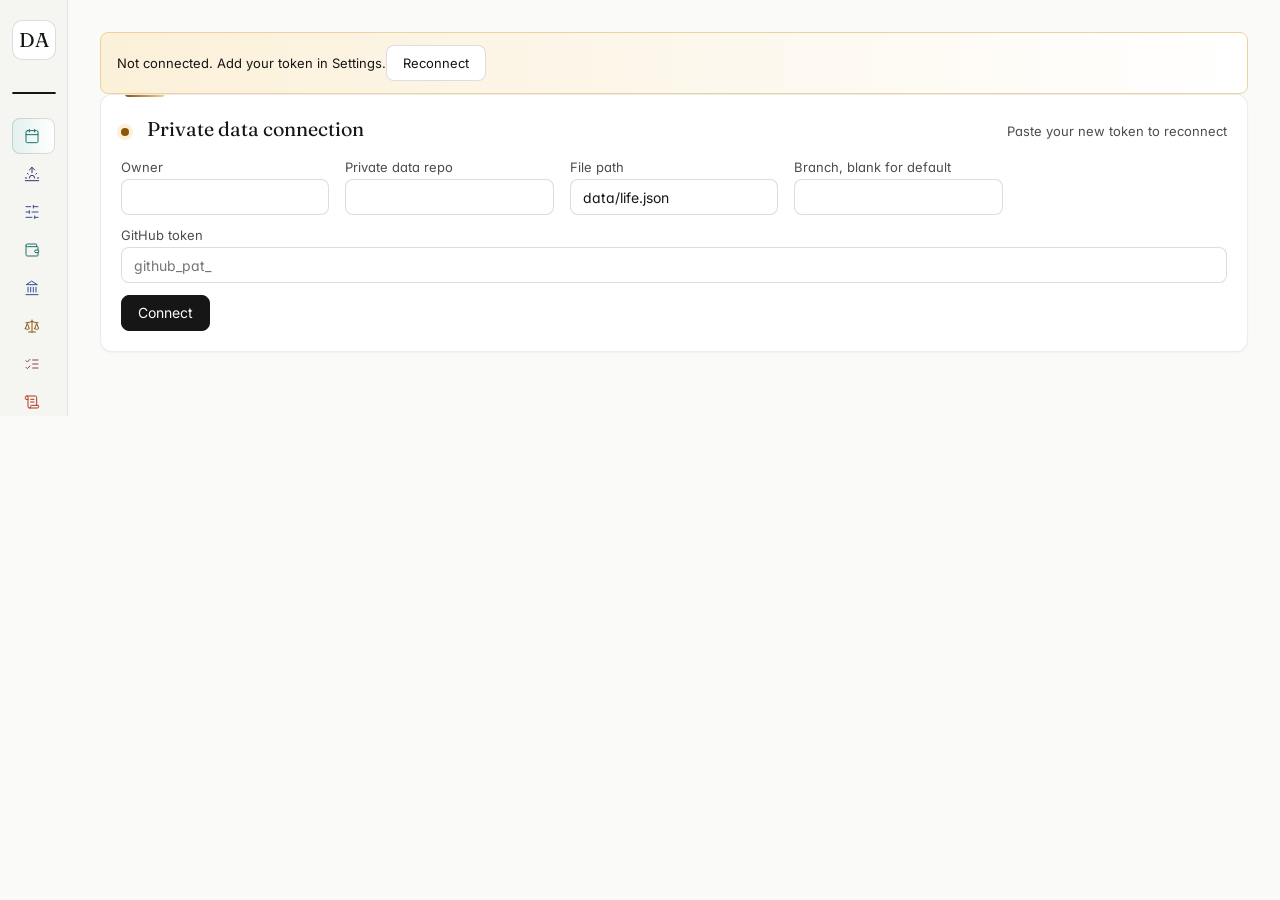
<file: index.html>
<!doctype html>
<html lang="en">
<head>
<meta charset="utf-8">
<meta name="viewport" content="width=device-width, initial-scale=1, viewport-fit=cover">
<meta name="robots" content="noindex">
<title>Daily Affairs</title>
<link rel="icon" href="data:image/svg+xml,%3Csvg xmlns='http://www.w3.org/2000/svg' viewBox='0 0 32 32'%3E%3Ccircle cx='16' cy='16' r='13' fill='none' stroke='%23b3361d' stroke-width='3'/%3E%3C/svg%3E">
<link rel="preconnect" href="https://fonts.googleapis.com"><link rel="preconnect" href="https://fonts.gstatic.com" crossorigin>
<link rel="stylesheet" href="https://fonts.googleapis.com/css2?family=Fraunces:opsz,wght@9..144,300;9..144,400;9..144,500&family=Inter:wght@400;500;600&family=Noto+Nastaliq+Urdu:wght@400;600&family=Amiri:wght@400&display=swap">
<link rel="stylesheet" href="new.css?v=202611240029">
</head>
<body>
<div id="app"></div>
<script src="preact.min.js?v=202611240029"></script>
<script src="new.js?v=202611240029"></script>
</body>
</html>
</file>
<file: new.css>
/* Daily Affairs, unslopped. One graphite ramp, one teal ink accent, IBM Plex Sans with Plex Mono figures,
   Noto Nastaliq Urdu for Urdu. Spacing on a 4px grid. Unslop by Damir Sokolovsky (@heydamir), CC BY 4.0. */
.da{
  --bg:#fafafa; --card:#ffffff; --raised:#f4f4f5; --side:#f4f4f5;
  --line:rgba(23,23,23,.08); --line2:rgba(23,23,23,.14);
  --t1:#171717; --t2:#525252; --t3:#6b6b6b;
  --accent:#0f766e; --accent-hover:#115e59; --accent-ink:#ffffff; --accent-soft:rgba(15,118,110,.08); --accent-line:rgba(15,118,110,.35);
  --pri:#0f766e; --pri-hover:#115e59; --pri-ink:#ffffff;
  --neg:#dc2626; --warn:#b45309; --neg-soft:rgba(220,38,38,.07); --warn-soft:rgba(180,83,9,.07);
  --c1:#3f3f46; --c2:#8a8a91; --c3:#c4c4c8; --c4:#e4e4e7;
  --shadow:0 1px 2px rgba(0,0,0,.05); --float:0 8px 24px rgba(0,0,0,.08);
  --sans:"IBM Plex Sans",ui-sans-serif,system-ui,sans-serif; --mono:"IBM Plex Mono",ui-monospace,monospace;
  --urdu:"Noto Nastaliq Urdu","Jameel Noori Nastaleeq",serif; --arabic:"Amiri",serif;
  --ease:cubic-bezier(.22,1,.36,1);
  color-scheme:light;
}
.da[data-theme="dark"]{
  --bg:#141415; --card:#19191b; --raised:#232325; --side:#0f0f10;
  --line:rgba(237,237,237,.08); --line2:rgba(237,237,237,.14);
  --t1:#ededed; --t2:#a1a1a6; --t3:#8b8b91;
  --accent:#2dd4bf; --accent-hover:#5eead4; --accent-ink:#0f0f10; --accent-soft:rgba(45,212,191,.10); --accent-line:rgba(45,212,191,.4);
  --pri:#ededed; --pri-hover:#ffffff; --pri-ink:#141415;
  --neg:#e5484d; --warn:#f0a43a; --neg-soft:rgba(229,72,77,.10); --warn-soft:rgba(240,164,58,.10);
  --c1:#d4d4d8; --c2:#8b8b91; --c3:#55555a; --c4:#2e2e32;
  --shadow:none; --float:0 8px 24px rgba(0,0,0,.4);
  color-scheme:dark;
}
@media (prefers-color-scheme:dark){
  .da[data-theme="auto"]{
    --bg:#141415; --card:#19191b; --raised:#232325; --side:#0f0f10;
    --line:rgba(237,237,237,.08); --line2:rgba(237,237,237,.14);
    --t1:#ededed; --t2:#a1a1a6; --t3:#8b8b91;
    --accent:#2dd4bf; --accent-hover:#5eead4; --accent-ink:#0f0f10; --accent-soft:rgba(45,212,191,.10); --accent-line:rgba(45,212,191,.4);
    --pri:#ededed; --pri-hover:#ffffff; --pri-ink:#141415;
    --neg:#e5484d; --warn:#f0a43a; --neg-soft:rgba(229,72,77,.10); --warn-soft:rgba(240,164,58,.10);
    --c1:#d4d4d8; --c2:#8b8b91; --c3:#55555a; --c4:#2e2e32;
    --shadow:none; --float:0 8px 24px rgba(0,0,0,.4);
    color-scheme:dark;
  }
}
.da{position:relative;background:var(--bg);color:var(--t1);font-family:var(--sans);font-size:14px;line-height:20px;min-height:100vh;-webkit-font-smoothing:antialiased}
.da *{box-sizing:border-box}
.da.is-device{width:390px;height:844px;min-height:0;overflow:hidden}
.da.is-device > .scroll{height:100%;overflow-y:auto;overflow-x:hidden}
.da button,.da input,.da select,.da textarea{font:inherit;color:inherit}
.da h1,.da h2,.da h3,.da p{margin:0}
.da [hidden]{display:none!important}

/* shell */
.shell{container-type:inline-size;container-name:app;display:flex;align-items:stretch;min-height:100%}
.side{flex:0 0 248px;background:var(--side);border-inline-end:1px solid var(--line)}
.side-in{position:sticky;top:0;padding:20px 12px;display:flex;flex-direction:column;gap:24px;min-height:100vh}
.brand{display:flex;flex-direction:column;gap:0;padding:0 8px}
.brand b{font-size:16px;line-height:24px;font-weight:600}
.brand .ur{font-size:14px;line-height:28px;color:var(--t3);align-self:flex-start}
.nav{display:flex;flex-direction:column;gap:2px}
.nav-label{font-size:12px;line-height:16px;color:var(--t3);padding:0 8px;margin:0 0 4px}
.navbtn{display:flex;align-items:center;gap:10px;height:36px;padding:0 8px;border:0;border-radius:8px;background:transparent;color:var(--t2);cursor:pointer;text-align:start;width:100%;font-size:14px;transition:background-color .15s var(--ease),color .15s var(--ease)}
.navbtn:hover{background:var(--raised);color:var(--t1)}
.navbtn.on{background:var(--card);color:var(--t1);box-shadow:inset 0 0 0 1px var(--line),var(--shadow);font-weight:500}
.navbtn .ur{margin-inline-start:auto;font-size:13px;line-height:20px;color:var(--t3)}
.ic{width:16px;height:16px;flex:none;fill:none;stroke:currentColor;stroke-width:1.5;stroke-linecap:round;stroke-linejoin:round}
.navbtn .ic{color:var(--t3)} .navbtn.on .ic{color:var(--t1)}
.side-foot{margin-top:auto;display:flex;flex-direction:column;gap:8px;padding:12px 8px 0;border-top:1px solid var(--line)}
.side-foot p{font-size:12px;line-height:16px;color:var(--t3)}
.main{flex:999 1 560px;min-width:0;padding:32px 32px 64px}
.page{max-width:1240px;margin:0 auto;display:flex;flex-direction:column;gap:24px;animation:rise .4s var(--ease) both}
@keyframes rise{from{opacity:0;transform:translateY(8px)}to{opacity:1;transform:none}}
@media (prefers-reduced-motion:reduce){.page{animation:none}}
.mtop{display:none}

/* page head */
.head{display:flex;flex-wrap:wrap;align-items:flex-end;justify-content:space-between;gap:12px 24px}
.head h1{font-size:28px;line-height:36px;font-weight:500;display:flex;align-items:baseline;gap:12px;flex-wrap:wrap}
.head h1 .ur{font-size:20px;line-height:40px;font-weight:400;color:var(--t3)}
.meta{font-size:13px;line-height:20px;color:var(--t2);margin-top:4px}
.meta b{font-weight:500;color:var(--t1)}
.actions{display:flex;flex-wrap:wrap;gap:8px}

/* grid */
.row{display:grid;grid-template-columns:repeat(auto-fit,minmax(min(400px,100%),1fr));gap:16px;align-items:start}
.row.wl{grid-template-columns:minmax(0,1.6fr) minmax(0,1fr)}
.row.wr{grid-template-columns:minmax(0,1fr) minmax(0,1.6fr)}
.stack{display:flex;flex-direction:column;gap:16px;min-width:0}

/* cards */
.card{background:var(--card);border:1px solid var(--line);border-radius:12px;padding:20px;display:flex;flex-direction:column;gap:16px;min-width:0;box-shadow:var(--shadow)}
.card-h{display:flex;flex-wrap:wrap;align-items:baseline;gap:4px 12px}
.card-h h2{font-size:15px;line-height:20px;font-weight:500;display:inline-flex;align-items:baseline;gap:8px}
.card-h h2 .ur{font-size:14px;line-height:24px;font-weight:400;color:var(--t3)}
.card-h .aside{margin-inline-start:auto;font-size:13px;color:var(--t2)}
.sub{font-size:13px;line-height:20px;color:var(--t2)}
.mut{color:var(--t3)}
.cap{font-size:12px;line-height:16px;color:var(--t3)}
.note{font-size:13px;line-height:20px;color:var(--t2)}
.rule{border-top:1px solid var(--line);padding-top:16px}
.ok-t{color:var(--accent)} .warn-t{color:var(--warn)} .neg-t{color:var(--neg)}
.dot{display:inline-block;width:6px;height:6px;border-radius:50%;background:currentColor;margin-inline-end:6px;vertical-align:2px}

/* figures */
.num{font-family:var(--mono);font-variant-numeric:tabular-nums;font-weight:500;letter-spacing:0}
.fig{font-family:var(--mono);font-variant-numeric:tabular-nums;font-weight:500;font-size:28px;line-height:32px}
.fig .cur,.hero-fig .cur{font-size:.5em;color:var(--t3);margin-inline-end:4px;font-weight:400}
.fig.word{font-family:var(--sans);font-size:18px;line-height:28px}
.total{border-bottom:3px double var(--t1);padding-bottom:4px;display:inline-block}
.stat{display:flex;flex-direction:column;gap:4px;min-width:0}
.stat .lbl{font-size:13px;line-height:20px;color:var(--t2)}
.stat .sub{font-size:12px;line-height:16px;color:var(--t3)}
.stats{display:grid;grid-template-columns:repeat(4,minmax(0,1fr));gap:16px}
.stats.five{grid-template-columns:repeat(5,minmax(0,1fr))}
.tile{background:var(--card);border:1px solid var(--line);border-radius:12px;padding:16px;display:flex;flex-direction:column;gap:4px;text-align:start;cursor:pointer;min-width:0;box-shadow:var(--shadow);transition:border-color .15s var(--ease),background-color .15s var(--ease)}
.tile:hover{border-color:var(--line2);background:var(--raised)}
div.tile{cursor:default}div.tile:hover{border-color:var(--line);background:var(--card)}

/* today hero */
.hero{display:grid;grid-template-columns:minmax(0,1.25fr) minmax(0,1fr);gap:16px}
.safe{padding:24px;gap:20px}
.safe .lbl{font-size:13px;color:var(--t2)}
.hero-fig{font-family:var(--mono);font-variant-numeric:tabular-nums;font-size:44px;line-height:48px;font-weight:500;border-bottom:3px double var(--t1);padding-bottom:8px;align-self:flex-start}
.safe-line{display:flex;flex-wrap:wrap;gap:4px 16px;font-size:13px;color:var(--t2)}
.safe-line b{font-family:var(--mono);font-weight:500;color:var(--t1)}
.ledger{display:grid;grid-auto-flow:column;grid-auto-columns:minmax(0,1fr);gap:4px;align-items:end;height:96px;position:relative;border-bottom:1px solid var(--line2)}
.ledger .d{display:flex;flex-direction:column;justify-content:flex-end;height:100%;position:relative}
.ledger .d i{display:block;background:var(--c3);border-radius:2px 2px 0 0;min-height:0}
.ledger .d.today i{background:var(--accent)}
.ledger .d.future i{background:transparent}
.ledger .avg{position:absolute;inset-inline:0;border-top:1px dashed var(--t3);pointer-events:none}
.ledger-x{display:grid;grid-auto-flow:column;grid-auto-columns:minmax(0,1fr);gap:4px;margin-top:4px}
.ledger-x > span{font-family:var(--mono);font-size:11px;line-height:16px;color:var(--t3);text-align:center}
.ledger-x > span.today{color:var(--accent);font-weight:500}
.tiles2{display:grid;grid-template-columns:repeat(2,minmax(0,1fr));gap:16px}

/* buttons */
.btn{display:inline-flex;align-items:center;justify-content:center;gap:8px;height:36px;padding:0 16px;border-radius:8px;border:1px solid var(--line2);background:var(--card);color:var(--t1);font-size:14px;font-weight:500;cursor:pointer;white-space:nowrap;transition:background-color .15s var(--ease),border-color .15s var(--ease),transform .12s var(--ease)}
.btn:hover{background:var(--raised)}
.btn:active{transform:scale(.98)}
.btn.pri{background:var(--pri);border-color:var(--pri);color:var(--pri-ink)}
.btn.pri:hover{background:var(--pri-hover);border-color:var(--pri-hover)}
.btn.sm{height:32px;padding:0 12px;font-size:13px}
.btn.lg{height:44px;font-size:15px}
.btn.quiet{border-color:transparent;background:transparent;color:var(--t2)}
.btn.quiet:hover{background:var(--raised);color:var(--t1)}
.btn.danger{color:var(--neg)}
.btn:disabled{opacity:.45;cursor:not-allowed}
.btn.wide{width:100%}
.da :focus-visible{outline:2px solid var(--accent);outline-offset:2px}
.iconbtn{width:32px;height:32px;padding:0;border-radius:8px;border:1px solid transparent;background:transparent;color:var(--t2);display:inline-flex;align-items:center;justify-content:center;cursor:pointer}
.iconbtn:hover{background:var(--raised);color:var(--t1)}

/* segmented and choice chips */
.seg{display:inline-flex;padding:2px;gap:2px;background:var(--raised);border-radius:10px;border:1px solid var(--line)}
.seg button{height:28px;padding:0 12px;border:0;border-radius:8px;background:transparent;color:var(--t2);cursor:pointer;font-size:13px}
.seg button[aria-pressed="true"]{background:var(--card);color:var(--t1);box-shadow:inset 0 0 0 1px var(--line),var(--shadow);font-weight:500}
.choices{display:flex;flex-wrap:wrap;gap:8px}
.choice{height:32px;padding:0 12px;border-radius:8px;border:1px solid var(--line2);background:var(--card);color:var(--t2);cursor:pointer;font-size:13px;display:inline-flex;align-items:center;gap:6px}
.choice:hover{color:var(--t1);background:var(--raised)}
.choice[aria-pressed="true"]{border-color:var(--accent);color:var(--t1);background:var(--accent-soft);box-shadow:inset 0 0 0 1px var(--accent)}
.choice .mut{font-family:var(--mono);font-size:12px}

/* forms */
.field{display:flex;flex-direction:column;gap:4px;font-size:13px;line-height:16px;color:var(--t2);min-width:0}
.field.full{grid-column:1/-1}
.da input:not([type=range]):not([type=checkbox]),.da select,.da textarea{height:36px;width:100%;min-width:0;padding:0 12px;border-radius:8px;border:1px solid var(--line2);background:var(--card);color:var(--t1);font-size:14px}
.da textarea{height:auto;min-height:72px;padding:8px 12px;line-height:20px;resize:vertical}
.da input.ur,.da textarea.ur{font-family:var(--urdu);font-size:15px;line-height:28px;height:44px}
.da textarea.ur{height:auto;min-height:88px;line-height:32px}
.form{display:grid;grid-template-columns:repeat(auto-fit,minmax(min(200px,100%),1fr));gap:12px 16px}
.form .full{grid-column:1/-1}
.check-row{display:flex;align-items:center;gap:8px;font-size:13px;color:var(--t2)}
.range{width:100%;accent-color:var(--accent);height:20px;margin:0}
.slider{display:flex;flex-direction:column;gap:8px}
.slider label{display:flex;justify-content:space-between;gap:12px;font-size:13px;color:var(--t2)}
.slider label b{font-family:var(--mono);font-weight:500;color:var(--t1)}
details.more{border-top:1px solid var(--line);padding-top:12px}
details.more > summary{cursor:pointer;font-size:14px;font-weight:500;list-style:none;display:flex;align-items:center;gap:8px}
details.more > summary::-webkit-details-marker{display:none}
details.more > summary .ic{transition:transform .15s var(--ease);color:var(--t3)}
details.more[open] > summary .ic{transform:rotate(90deg)}
details.more > .form,details.more > .list{margin-top:12px}
.inline{display:flex;flex-wrap:wrap;gap:8px;align-items:center}
.inline input{flex:1 1 96px;width:auto}
.inline select{flex:0 1 96px;width:auto}

/* lists */
.list{display:flex;flex-direction:column}
.li{display:grid;grid-template-columns:minmax(0,1fr) auto;gap:4px 16px;padding:12px 0;border-top:1px solid var(--line);align-items:start}
.li:first-child{border-top:0;padding-top:0}
.li .t{font-weight:500;display:flex;flex-wrap:wrap;align-items:baseline;gap:4px 8px}
.li .t .ur{font-weight:400;font-size:14px;line-height:24px;color:var(--t3)}
.li .r{text-align:end;display:flex;flex-direction:column;align-items:flex-end;gap:4px}
.li .full{grid-column:1/-1}
.kind{font-size:12px;line-height:16px;color:var(--t3)}
.kind.warn{color:var(--warn)} .kind.ok{color:var(--accent)}
.empty{padding:16px;border:1px dashed var(--line2);border-radius:8px;color:var(--t3);font-size:13px}
.banner{padding:12px 16px;border-radius:8px;font-size:13px;line-height:20px;border:1px solid var(--line2);background:var(--raised)}
.banner.warn{border-color:color-mix(in srgb,var(--warn) 35%,transparent);background:var(--warn-soft)}
.banner.ok{border-color:var(--accent-line);background:var(--accent-soft)}
.linkbtn{border:0;background:none;padding:0;color:var(--accent);cursor:pointer;text-decoration:underline;text-underline-offset:2px;font-size:inherit}

/* meal plan */
.days{display:grid;grid-auto-flow:column;grid-auto-columns:minmax(52px,1fr);gap:4px;overflow-x:auto;padding-bottom:4px}
.day{height:64px;border:1px solid transparent;border-radius:8px;background:transparent;cursor:pointer;display:flex;flex-direction:column;align-items:center;justify-content:center;gap:2px;color:var(--t2)}
.day:hover{background:var(--raised)}
.day .wd{font-size:11px;line-height:16px}
.day b{font-family:var(--mono);font-size:16px;line-height:20px;font-weight:500;color:var(--t1)}
.day .pips{display:flex;gap:4px;height:6px}
.day .pips i{width:6px;height:6px;border-radius:50%;border:1px solid var(--t3)}
.day .pips i.done{background:var(--accent);border-color:var(--accent)}
.day .pips i.over{background:var(--warn);border-color:var(--warn)}
.day .pips i.missed{border-style:dashed}
.day .pips i.none{opacity:.25}
.day.today .wd{color:var(--accent);font-weight:500}
.day.sel{background:var(--card);border-color:var(--line2);box-shadow:var(--shadow)}
.slots{display:grid;grid-template-columns:repeat(auto-fit,minmax(min(300px,100%),1fr));gap:16px}
.slot{border:1px solid var(--line);border-radius:8px;padding:16px;display:flex;flex-direction:column;gap:12px}
.slot .what{display:flex;flex-direction:column;gap:2px}
.slot .what b{font-weight:500}
.slot .k{font-size:12px;line-height:16px;color:var(--t3)}
.slot .acts{display:flex;flex-wrap:wrap;gap:8px;align-items:center;margin-top:auto}
.struck{text-decoration:line-through;color:var(--t3)}
.plan-sum{display:grid;grid-template-columns:repeat(3,minmax(0,1fr));gap:16px}
.rate-chip{border:0;background:none;padding:4px 8px;margin-inline-start:-8px;border-radius:8px;cursor:pointer;display:inline-flex;flex-wrap:wrap;gap:4px 8px;align-items:baseline;text-align:start;font-size:13px;color:var(--t2)}
.rate-chip:hover{background:var(--raised)}
.rate-chip b{font-weight:500;color:var(--t1)}
.rate-chip b.love{color:var(--accent)} .rate-chip b.no{color:var(--neg)}

/* qaza */
.prayers{display:grid;grid-template-columns:repeat(5,minmax(0,1fr));gap:12px}
.ptile{border:1px solid var(--line);border-radius:12px;background:var(--card);display:flex;flex-direction:column;min-width:0}
.ptile .tap{border:0;background:transparent;text-align:start;padding:16px 16px 8px;display:flex;flex-direction:column;gap:8px;cursor:pointer;border-radius:12px 12px 0 0;color:inherit}
.ptile .tap:hover{background:var(--raised)}
.ptile .tap:disabled{cursor:default;opacity:.55}
.ptile .tap:disabled:hover{background:transparent}
.ptile .top{display:flex;align-items:center;justify-content:space-between}
.ptile .top .ic{color:var(--t3)}
.ptile .n{font-family:var(--mono);font-size:28px;line-height:32px;font-weight:500}
.ptile .nm{display:flex;align-items:baseline;gap:8px;flex-wrap:wrap}
.ptile .nm b{font-weight:500}
.ptile .nm .ur{font-size:14px;line-height:24px;color:var(--t3)}
.ptile .st{padding:0 16px 12px;display:flex;align-items:center;gap:8px;min-height:40px;font-size:12px;line-height:16px;color:var(--t3)}
.ptile.done{border-color:var(--accent-line);box-shadow:inset 0 0 0 1px var(--accent-line)}
.ptile.done .st{color:var(--accent)}
.qasr{display:grid;grid-template-columns:repeat(3,minmax(0,1fr));gap:12px}
.qasr .ptile .n{font-size:20px;line-height:24px}
.qlist{display:grid;grid-template-columns:repeat(auto-fill,minmax(min(260px,100%),1fr));gap:0 24px}
.qrow{display:grid;grid-template-columns:minmax(0,1fr) auto;gap:8px 12px;align-items:center;padding:12px 0;border-top:1px solid var(--line)}
.qrow .nm{display:flex;flex-direction:column}
.qrow .nm b{font-weight:500}
.qrow .nm .ur{font-size:14px;line-height:24px;color:var(--t3)}
.qrow .n{font-family:var(--mono);font-size:24px;line-height:28px;font-weight:500;text-align:end}
.qrow .n.zero{color:var(--t3)}
.qrow .acts{grid-column:1/-1;display:flex;gap:8px}
.qrow .acts .btn{flex:1}
.log{margin:0;padding:0;list-style:none;display:flex;flex-direction:column;gap:4px;font-size:13px;color:var(--t2)}
.log .num{font-size:12px;color:var(--t3);margin-inline-end:8px}

/* usuals, afford, timeline */
.usuals{display:grid;grid-template-columns:repeat(auto-fill,minmax(min(168px,100%),1fr));gap:8px}
.usual{border:1px solid var(--line);background:var(--card);border-radius:8px;padding:12px;display:flex;flex-direction:column;gap:2px;text-align:start;cursor:pointer;min-height:92px;color:inherit;transition:background-color .15s var(--ease),border-color .15s var(--ease)}
.usual:hover{background:var(--raised);border-color:var(--line2)}
.usual .k{font-size:12px;line-height:16px;color:var(--t3)}
.usual b{font-weight:500;line-height:20px}
.usual .s{font-size:12px;line-height:16px;color:var(--t2);margin-top:auto}
.usual .s .num{font-weight:500;color:var(--t1)}
.undo-bar{display:flex;align-items:center;gap:12px;padding:8px 8px 8px 16px;border-radius:8px;background:var(--accent-soft);border:1px solid var(--accent-line);font-size:13px}
.undo-bar > span{flex:1}
.afford{display:grid;grid-template-columns:minmax(0,200px) minmax(0,1fr);gap:8px 16px;align-items:center}
.afford .field{grid-row:span 2}
.verdict{font-weight:500}
.timeline{margin:0;padding:0;list-style:none;display:flex;flex-direction:column}
.timeline li{display:grid;grid-template-columns:88px minmax(0,1fr);gap:12px;padding:12px 0;border-top:1px solid var(--line)}
.timeline li:first-child{border-top:0;padding-top:0}
.timeline .when{font-family:var(--mono);font-size:12px;line-height:20px;color:var(--t3)}
.timeline b{font-weight:500}
.timeline .s{font-size:13px;color:var(--t2)}

/* planners */
.kline{display:grid;grid-template-columns:auto 1fr auto 2fr auto;align-items:center;gap:8px}
.kline .node{display:flex;flex-direction:column;align-items:center;gap:4px;font-size:12px;line-height:16px;color:var(--t3);text-align:center}
.kline .node i{width:10px;height:10px;border-radius:50%;border:1px solid var(--t3)}
.kline .node.now i{background:var(--accent);border-color:var(--accent)}
.kline .node.now{color:var(--t1)}
.kline .seg1{height:1px;background:var(--t3);margin-bottom:32px}
.kline .seg2{height:0;border-top:1px dashed var(--t3);margin-bottom:32px}
.trio{display:grid;grid-template-columns:repeat(3,minmax(0,1fr));gap:16px}
.trio .stat .fig{font-size:20px;line-height:28px}
.trio .key .fig{color:var(--accent)}
.bars{display:flex;flex-direction:column;gap:8px}
.bar{display:grid;grid-template-columns:72px minmax(0,1fr) 88px;gap:12px;align-items:center;font-size:13px}
.bar .track{height:6px;border-radius:3px;background:var(--c4);overflow:hidden}
.bar .track i{display:block;height:100%;background:var(--c2);border-radius:3px}
.bar.lead .track i{background:var(--accent)}
.bar > span:last-child{text-align:end;font-family:var(--mono);font-size:12px;color:var(--t2)}
.progress{height:6px;border-radius:3px;background:var(--c4);overflow:hidden}
.progress i{display:block;height:100%;background:var(--accent);border-radius:3px}
.checks{display:flex;flex-direction:column}
.chk{display:grid;grid-template-columns:20px minmax(0,1fr) auto;gap:12px;align-items:center;padding:8px 0;border-top:1px solid var(--line);min-height:48px}
.chk:first-child{border-top:0}
.chk .box{width:20px;height:20px;border-radius:6px;border:1px solid var(--line2);display:flex;align-items:center;justify-content:center;color:var(--accent)}
.chk.ok .box{border-color:var(--accent-line);background:var(--accent-soft)}
.chk.miss .box{border-color:var(--warn)}
.chk .ctx{display:flex;flex-direction:column;min-width:0}
.chk .ctx > b{font-weight:500}
.chk .ctx > span{font-size:12px;line-height:16px;color:var(--t3)}

/* money */
.pace{display:flex;flex-direction:column;gap:8px}
.ptrack{position:relative;height:8px;border-radius:4px;background:var(--c4)}
.ptrack i{position:absolute;inset-block:0;inset-inline-start:0;border-radius:4px;background:var(--accent)}
.ptrack i.ahead{background:var(--warn)}
.ptrack b{position:absolute;top:-4px;bottom:-4px;width:2px;margin-inline-start:-1px;background:var(--t1);border-radius:1px}
.meals3{display:grid;grid-template-columns:repeat(3,minmax(0,1fr));gap:16px}
.chart{position:relative;height:240px;margin-inline-start:48px;margin-top:8px}
.chart .grid{position:absolute;inset-inline:0;border-top:1px solid var(--line)}
.chart .grid > span{position:absolute;inset-inline-end:calc(100% + 8px);top:-8px;font-family:var(--mono);font-size:11px;line-height:16px;color:var(--t3)}
.chart .capline{position:absolute;inset-inline:0;border-top:1.5px dashed var(--t1);z-index:2;pointer-events:none}
.chart .cols{position:absolute;inset:0;display:grid;grid-auto-flow:column;grid-auto-columns:minmax(0,1fr);gap:6px}
.chart .col{position:relative;display:flex;flex-direction:column;justify-content:flex-end;height:100%}
.chart .col i{display:block;width:70%;margin:0 auto;min-height:0}
.chart .col i.nashta{background:var(--c1)} .chart .col i.dinner{background:var(--c2)} .chart .col i.snack{background:var(--c3)} .chart .col i.other{background:var(--c4);box-shadow:inset 0 0 0 1px var(--line2)}
.chart .col .tot{position:absolute;inset-inline:0;text-align:center;font-family:var(--mono);font-size:11px;line-height:16px;color:var(--t3)}
.chart .col.today i.nashta,.chart .col.today i.dinner,.chart .col.today i.snack,.chart .col.today i.other{background:var(--accent);box-shadow:none}
.chart .col.today i + i{opacity:.7}
.chart-x{display:grid;grid-auto-flow:column;grid-auto-columns:minmax(0,1fr);gap:6px;margin-inline-start:48px;margin-top:8px}
.chart-x > span{text-align:center;font-family:var(--mono);font-size:11px;line-height:16px;color:var(--t3)}
.chart-x > span.today{color:var(--accent);font-weight:500}
.legend{display:flex;flex-wrap:wrap;gap:8px 16px;font-size:12px;color:var(--t2)}
.legend > span{display:inline-flex;align-items:center;gap:6px}
.legend i{width:10px;height:10px;border-radius:2px;display:inline-block}
.legend i.nashta{background:var(--c1)} .legend i.dinner{background:var(--c2)} .legend i.snack{background:var(--c3)} .legend i.other{background:var(--c4);box-shadow:inset 0 0 0 1px var(--line2)}
.legend i.capk{height:0;border-top:1.5px dashed var(--t1);border-radius:0}
.legend i.today{background:var(--accent)}
.legend i.in{background:var(--accent)} .legend i.out{background:var(--c2)}
.ranked{display:flex;flex-direction:column;gap:12px}
.rk{display:grid;grid-template-columns:minmax(0,1fr) auto 40px;gap:4px 12px;align-items:baseline;font-size:13px}
.rk .nm{min-width:0}
.rk .nm small{display:block;font-size:12px;line-height:16px;color:var(--t3)}
.rk .v{font-family:var(--mono);font-weight:500}
.rk .p{font-family:var(--mono);font-size:12px;color:var(--t3);text-align:end}
.rk .track{grid-column:1/-1;height:4px;border-radius:2px;background:var(--c4);overflow:hidden}
.rk .track i{display:block;height:100%;background:var(--c2)}
.rk.lead .track i{background:var(--accent)}
.rk.neg .v{color:var(--neg)} .rk.neg .track i{background:var(--neg)}
.table-box{overflow-x:auto;margin:0 -20px;padding:0 20px}
table.t{width:100%;border-collapse:collapse;font-size:13px;min-width:640px}
table.t th{text-align:start;font-weight:500;font-size:12px;line-height:16px;color:var(--t3);padding:8px;border-bottom:1px solid var(--line2);white-space:nowrap}
table.t td{padding:12px 8px;border-bottom:1px solid var(--line);vertical-align:top}
table.t tbody tr:hover td{background:var(--raised)}
table.t .r{text-align:end;white-space:nowrap}
table.t .mono{font-family:var(--mono);font-variant-numeric:tabular-nums}
table.t td b{font-weight:500}
.del{height:28px;padding:0 8px;border-radius:6px;border:1px solid transparent;background:transparent;color:var(--t3);cursor:pointer;display:inline-flex;align-items:center;gap:4px;font-size:12px}
.del:hover{color:var(--neg);background:var(--neg-soft)}
.del.armed{color:var(--neg);border-color:var(--neg)}

/* accounts */
.acct{display:grid;grid-template-columns:repeat(auto-fit,minmax(min(280px,100%),1fr));gap:16px}
.acct .card{gap:8px}
.acct .fig{font-size:28px;line-height:36px}
.months{display:grid;grid-auto-flow:column;grid-auto-columns:minmax(44px,1fr);gap:4px;overflow-x:auto}
.mo{border:1px solid transparent;background:transparent;border-radius:8px;padding:8px 2px;display:flex;flex-direction:column;align-items:center;gap:4px;cursor:pointer;color:var(--t2)}
.mo:hover{background:var(--raised);border-color:var(--line)}
.mo .bb{display:flex;align-items:flex-end;gap:2px;height:88px}
.mo .bb i{display:block;width:10px;border-radius:2px 2px 0 0;min-height:2px}
.mo .bb i.in{background:var(--accent)} .mo .bb i.out{background:var(--c2)}
.mo b{font-size:12px;font-weight:500;color:var(--t1)}
.mo small{font-family:var(--mono);font-size:11px;color:var(--t3)}
.figs{display:flex;flex-wrap:wrap;gap:16px 32px}
.figs .stat .fig{font-size:20px;line-height:28px}
.split{display:grid;grid-template-columns:minmax(0,1.2fr) minmax(0,1fr);gap:32px}
.toplist{margin:0;padding:0;list-style:none;display:flex;flex-direction:column}
.toplist li{display:flex;justify-content:space-between;gap:12px;font-size:13px;padding:8px 0;border-top:1px solid var(--line)}
.toplist li:first-child{border-top:0}
.filters{display:flex;flex-wrap:wrap;gap:12px;align-items:center;justify-content:space-between}
.filters input{max-width:320px}
.search{position:relative;flex:1 1 240px;max-width:320px}
.search .ic{position:absolute;inset-inline-start:12px;top:10px;color:var(--t3)}
.search input{padding-inline-start:36px!important}
.cats{display:flex;flex-wrap:wrap;gap:4px}
.cats .choice{height:28px;padding:0 10px;font-size:12px}
.dayhead{font-size:12px;line-height:16px;color:var(--t3);padding:16px 0 8px;border-bottom:1px solid var(--line2)}
.tx{display:grid;grid-template-columns:minmax(0,1fr) auto;gap:4px 16px;padding:12px 0;border-bottom:1px solid var(--line)}
.tx b{font-weight:500}
.tx .m{font-size:12px;line-height:16px;color:var(--t3)}
.tx .nt{font-size:12px;line-height:16px;color:var(--t2)}
.tx .inapp{grid-column:1/-1;display:flex;flex-wrap:wrap;gap:4px 8px;align-items:baseline;font-size:13px;color:var(--t2)}
.tx .inapp .k{font-size:12px;color:var(--accent)}
.tx .amt{text-align:end;display:flex;flex-direction:column;gap:2px}
.tx .amt .num{font-size:14px}
.tx.in .amt .num{color:var(--accent)}
.tx .amt small{font-family:var(--mono);font-size:11px;color:var(--t3)}

/* khums */
.calc{display:flex;flex-direction:column;font-size:14px}
.calc .c{display:flex;justify-content:space-between;gap:16px;padding:8px 0}
.calc .c > span:last-child{font-family:var(--mono);font-variant-numeric:tabular-nums}
.calc .c.neg > span:last-child{color:var(--neg)}
.calc .c.dim{color:var(--t3)}
.calc .c.sum{border-top:1px solid var(--line2);font-weight:500}
.calc .c.total > span:last-child{border-bottom:3px double var(--t1);padding-bottom:2px}
.khfig{display:flex;flex-direction:column;gap:8px}

/* wasiyat */
.leaves{display:grid;grid-template-columns:repeat(2,minmax(0,1fr));gap:16px;align-items:start}
.leaf{background:var(--card);border:1px solid var(--line);border-radius:12px;padding:40px 32px;box-shadow:var(--shadow)}
.leaf.ur-leaf{grid-column:2;grid-row:1;font-family:var(--urdu);font-size:16px;line-height:36px;text-align:start}
.leaf.en-leaf{grid-column:1;grid-row:1;font-size:15px;line-height:26px}
.leaf .bism{font-family:var(--arabic);font-size:26px;line-height:44px;text-align:center;margin-bottom:8px}
.leaf h3{text-align:center;font-size:18px;line-height:28px;font-weight:500;margin:0 0 16px}
.leaf.ur-leaf h3{font-size:22px;line-height:48px;font-weight:600}
.leaf p{margin:0 0 12px}
.leaf ul{margin:0 0 12px;padding-inline-start:24px}
.leaf .clause{display:block;font-weight:600;border-top:1px solid var(--line);padding-top:12px;margin-top:8px}
.leaf.en-leaf .clause{font-weight:500}
.leaf .blank{color:var(--warn)}
.leaf .sig{margin-top:32px;display:flex;flex-direction:column;gap:20px}
.leaf .sig div{border-top:1px solid var(--line2);padding-top:4px;font-size:13px;line-height:24px;color:var(--t3)}
.leaf .stamp{margin-top:16px;text-align:center;font-size:13px;color:var(--t3)}
.rules{margin:0;padding:0;list-style:none;display:flex;flex-direction:column}
.rules li{padding:12px 0;border-top:1px solid var(--line);font-size:13px;line-height:20px;color:var(--t2)}
.rules li:first-child{border-top:0;padding-top:0}
.rules li b{color:var(--t1);font-weight:500}
.rules a{color:var(--accent)}

/* urdu */
.ur{font-family:var(--urdu);direction:rtl;unicode-bidi:isolate;letter-spacing:0;font-weight:400}

/* overlays */
.overlay{position:fixed;inset:0;z-index:40;background:rgba(10,10,12,.45);display:flex;align-items:center;justify-content:center;padding:16px;animation:fade .2s var(--ease) both}
.da.is-device .overlay{position:absolute}
@keyframes fade{from{opacity:0}to{opacity:1}}
.sheet{background:var(--card);color:var(--t1);border:1px solid var(--line);border-radius:16px;box-shadow:var(--float);width:100%;max-width:560px;max-height:calc(100% - 32px);overflow-y:auto;padding:20px;display:flex;flex-direction:column;gap:16px;animation:up .3s var(--ease) both}
@keyframes up{from{transform:translateY(8px)}to{transform:none}}
.sheet-h{display:flex;align-items:center;justify-content:space-between;gap:12px}
.sheet-h h2{font-size:16px;line-height:24px;font-weight:500}
.amount{display:flex;align-items:baseline;justify-content:center;gap:8px;padding:8px 0;border-bottom:1px solid var(--line2)}
.amount > span{font-family:var(--mono);font-size:16px;color:var(--t3)}
.da .amount input{font-family:var(--mono)!important;font-size:40px!important;height:56px!important;border:0!important;background:transparent!important;text-align:center;max-width:240px;padding:0!important}
.hint{font-size:13px;line-height:20px;min-height:20px;color:var(--t2)}
.hint.good{color:var(--accent)} .hint.warn{color:var(--warn)} .hint.bad{color:var(--neg)}
.place-hint{display:flex;flex-wrap:wrap;gap:8px;align-items:center;font-size:13px;color:var(--t2)}
.dish{height:28px;padding:0 10px;border-radius:6px;border:1px solid var(--line2);background:var(--card);cursor:pointer;font-size:12px;color:var(--t2)}
.dish:hover{background:var(--raised);color:var(--t1)}
.dish.r-love{border-color:var(--accent-line);color:var(--t1)}
.dish.r-no{color:var(--t3);text-decoration:line-through}
.fieldset{border:1px solid var(--line);border-radius:8px;padding:12px;margin:0;display:flex;flex-direction:column;gap:8px;min-width:0}
.fieldset legend{padding:0 4px;font-size:13px;font-weight:500}
.fieldset legend span{font-weight:400;color:var(--t3)}
.menu-sheet{position:absolute;inset-block:0;inset-inline-start:0;width:280px;max-width:85%;background:var(--side);border-inline-end:1px solid var(--line);padding:20px 12px;display:flex;flex-direction:column;gap:24px;overflow-y:auto;animation:fade .2s var(--ease) both}
.overlay.menu{justify-content:flex-start;align-items:stretch;padding:0}
.toast{position:fixed;inset-inline:0;bottom:24px;margin:0 auto;width:max-content;max-width:calc(100% - 32px);z-index:60;background:var(--t1);color:var(--bg);padding:8px 16px;border-radius:8px;font-size:13px;line-height:20px;box-shadow:var(--float);animation:up .2s var(--ease) both}
.da.is-device .toast{position:absolute;bottom:96px}
.bnav{display:none}

/* narrow: the app column collapses, menu goes behind one button, a bottom bar holds the quick actions */
@container app (max-width:900px){
  .side{display:none}
  .main{padding:0 16px 112px}
  .mtop{display:flex;align-items:center;gap:8px;height:56px;margin:0 -16px 8px;padding:0 8px 0 16px;border-bottom:1px solid var(--line);background:var(--bg);position:sticky;top:0;z-index:20}
  .mtop .brand{padding:0;flex-direction:row;align-items:baseline;gap:8px;flex:1}
  .mtop .brand b{font-size:15px}
  .mtop .brand .ur{font-size:13px}
  .page{gap:16px}
  .head h1{font-size:24px;line-height:32px}
  .head h1 .ur{font-size:17px}
  .hero{grid-template-columns:minmax(0,1fr)}
  .row.wl,.row.wr{grid-template-columns:minmax(0,1fr)}
  .stats{grid-template-columns:repeat(2,minmax(0,1fr))}
  .stats.five{grid-template-columns:repeat(2,minmax(0,1fr))}
  .stats.five > :first-child{grid-column:1/-1}
  .prayers{grid-template-columns:repeat(2,minmax(0,1fr))}
  .prayers > :last-child:nth-child(odd){grid-column:1/-1}
  .qasr{grid-template-columns:repeat(3,minmax(0,1fr));gap:8px}
  .qasr .ptile .tap{padding:12px 12px 4px}
  .qasr .ptile .st{padding:0 12px 8px}
  .qasr .ptile .nm .ur{display:none}
  .card{padding:16px}
  .safe{padding:20px}
  .hero-fig{font-size:36px;line-height:44px}
  .split{grid-template-columns:minmax(0,1fr);gap:24px}
  .meals3{grid-template-columns:repeat(3,minmax(0,1fr));gap:8px}
  .meals3 .fig{font-size:20px;line-height:28px}
  .plan-sum{grid-template-columns:minmax(0,1fr)}
  .chart{margin-inline-start:40px;height:200px}
  .chart-x{margin-inline-start:40px}
  .chart .col .tot{display:none}
  .chart-x > span:nth-child(even){visibility:hidden}
  .leaves{grid-template-columns:minmax(0,1fr)}
  .leaf.ur-leaf,.leaf.en-leaf{grid-column:1;grid-row:auto;padding:24px 16px}
  .trio{gap:8px}
  .trio .stat .fig{font-size:16px;line-height:24px}
  .afford{grid-template-columns:minmax(0,1fr)}
  .afford .field{grid-row:auto}
  .table-box{margin:0 -16px;padding:0 16px}
}
@container app (max-width:520px){
  .tiles2{gap:8px}
  .tile{padding:12px}
  .fig{font-size:22px;line-height:28px}
  .fig.word{font-size:15px;line-height:20px}
}
@media (max-width:760px){
  .overlay:not(.menu){align-items:flex-end;padding:0}
  .overlay:not(.menu) .sheet{border-radius:16px 16px 0 0;max-height:92%}
  .bnav{display:grid;position:fixed;z-index:30;inset-inline:12px;bottom:12px}
  .toast{bottom:96px}
}
.da.is-device .overlay:not(.menu){align-items:flex-end;padding:0}
.da.is-device .overlay:not(.menu) .sheet{border-radius:16px 16px 0 0;max-height:92%}
.da.is-device .bnav{display:grid;position:absolute;z-index:30;inset-inline:12px;bottom:12px}
.bnav{grid-template-columns:repeat(5,minmax(0,1fr));align-items:center;height:60px;padding:0 4px;background:var(--card);border:1px solid var(--line2);border-radius:14px;box-shadow:var(--float)}
.bnav button{border:0;background:transparent;color:var(--t3);height:52px;border-radius:10px;display:flex;flex-direction:column;align-items:center;justify-content:center;gap:2px;font-size:11px;line-height:16px;cursor:pointer}
.bnav button.on{color:var(--t1);font-weight:500}
.bnav .add{width:44px;height:44px;justify-self:center;border-radius:10px;background:var(--pri);color:var(--pri-ink)}
.bnav .add .ic{width:18px;height:18px}

table.t td.mono{white-space:nowrap}
table.t td.yr{min-width:150px}

/* Direction E, Almanac. Loads after da.css. Inter for the interface, Fraunces for the date, titles and large figures.
   Light pages, ink black text, one vermilion: the circle drawn around dates that matter, the rubrics of the wasiyat
   and the key figure. Unslop by Damir Sokolovsky (@heydamir), CC BY 4.0. */
.da.almanac{
  --sans:"Inter",ui-sans-serif,system-ui,sans-serif; --mono:"Inter",ui-sans-serif,system-ui,sans-serif; --serif:"Fraunces",Georgia,serif;
  --bg:#fbfbfa; --card:#ffffff; --raised:#f3f3f1; --side:#f6f6f4;
  --line:rgba(22,22,22,.08); --line2:rgba(22,22,22,.14);
  --t1:#161616; --t2:#4d4d4d; --t3:#6b6b6b;
  --accent:#b3361d; --accent-hover:#912b17; --accent-soft:rgba(179,54,29,.07); --accent-line:rgba(179,54,29,.4);
  --pri:#161616; --pri-hover:#000000; --pri-ink:#fbfbfa;
  --neg:#a3261b; --warn:#a15c07;
  --c1:#3a3a3a; --c2:#8c8c8c; --c3:#c8c8c6; --c4:#e8e8e6;
  --shadow:0 1px 2px rgba(0,0,0,.04);
  font-size:14px; font-feature-settings:"cv11","ss01";
}
.da.almanac[data-theme="dark"]{
  --bg:#121212; --card:#191919; --raised:#222222; --side:#0e0e0e; --line:rgba(255,255,255,.07); --line2:rgba(255,255,255,.13);
  --t1:#efefed; --t2:#a8a8a4; --t3:#8a8a86; --accent:#f0785a; --accent-hover:#f59a82; --accent-soft:rgba(240,120,90,.1); --accent-line:rgba(240,120,90,.45);
  --pri:#efefed; --pri-hover:#ffffff; --pri-ink:#121212; --neg:#f07a6e; --warn:#e0a54a;
  --c1:#d8d8d6; --c2:#7c7c78; --c3:#4a4a48; --c4:#2a2a29; --shadow:none;
}
@media (prefers-color-scheme:dark){ .da.almanac[data-theme="auto"]{
  --bg:#121212; --card:#191919; --raised:#222222; --side:#0e0e0e; --line:rgba(255,255,255,.07); --line2:rgba(255,255,255,.13);
  --t1:#efefed; --t2:#a8a8a4; --t3:#8a8a86; --accent:#f0785a; --accent-hover:#f59a82; --accent-soft:rgba(240,120,90,.1); --accent-line:rgba(240,120,90,.45);
  --pri:#efefed; --pri-hover:#ffffff; --pri-ink:#121212; --neg:#f07a6e; --warn:#e0a54a; --c1:#d8d8d6; --c2:#7c7c78; --c3:#4a4a48; --c4:#2a2a29; --shadow:none; } }
.da.almanac .card,.da.almanac .tile{border-radius:12px}
.da.almanac .num,.da.almanac .fig{font-variant-numeric:tabular-nums lining-nums}
.da.almanac .fig{font-family:var(--serif);font-weight:400;font-size:30px;line-height:36px;font-variation-settings:"opsz" 72}
.da.almanac .fig.word{font-size:20px;line-height:28px}
.da.almanac .fig .cur{font-family:var(--sans)}
.da.almanac .head h1{font-family:var(--serif);font-weight:400;font-size:40px;line-height:48px;font-variation-settings:"opsz" 96}
.da.almanac .head h1 .mut{color:var(--t3)}
.da.almanac .brand b{font-family:var(--serif);font-weight:500;font-size:20px;line-height:28px}
.da.almanac .total{border-bottom-color:var(--t1)}
.sr{position:absolute;width:1px;height:1px;overflow:hidden;clip:rect(0 0 0 0);white-space:nowrap}

/* masthead: the date as an almanac sets it, beside the day's prayer column */
.masthead{display:grid;grid-template-columns:minmax(0,1fr) minmax(0,1.05fr);gap:16px}
.mast-left{display:flex;flex-direction:column;justify-content:space-between;gap:32px;padding:8px 8px 8px 0}
.mast-date{display:flex;align-items:flex-end;gap:20px}
.mast-day{font-family:var(--serif);font-weight:300;font-size:168px;line-height:136px;font-variation-settings:"opsz" 144;font-variant-numeric:lining-nums;color:var(--t1)}
.mast-meta{display:flex;flex-direction:column;gap:2px;padding-bottom:8px}
.mast-meta b{font-family:var(--serif);font-weight:400;font-size:28px;line-height:32px}
.mast-meta > span{font-size:15px;color:var(--t2)}
.mast-meta .hijri{color:var(--accent);font-weight:500;margin-top:8px}
.mast-meta .hijri-ur{font-size:15px;line-height:30px;color:var(--t2);align-self:flex-start}
.mast-fig{font-family:var(--serif);font-weight:400;font-size:72px;line-height:80px;font-variation-settings:"opsz" 144;display:flex;align-items:flex-start;gap:8px;margin:8px 0 12px}
.mast-fig .cur{font-family:var(--sans);font-size:16px;line-height:24px;color:var(--t3);margin-top:16px}
.mast-fig .total{border-bottom:3px double var(--t1);padding-bottom:4px}
.prayer-col{background:var(--card);border:1px solid var(--line);border-radius:12px;padding:20px 24px;display:flex;flex-direction:column;box-shadow:var(--shadow)}
.pc-head{display:flex;justify-content:space-between;align-items:baseline;gap:12px;padding-bottom:12px;border-bottom:1px solid var(--t1)}
.pc-head h2{font-family:var(--serif);font-weight:400;font-size:22px;line-height:28px}
.pc-row{display:grid;grid-template-columns:64px minmax(0,1fr) 72px auto;align-items:center;gap:12px;min-height:64px;border-bottom:1px solid var(--line)}
.pc-t{font-size:13px;color:var(--t2);font-variant-numeric:tabular-nums}
.pc-nm{display:flex;align-items:baseline;gap:10px;flex-wrap:wrap}
.pc-nm b{font-weight:500;font-size:15px}
.pc-nm .ur{font-size:15px;line-height:30px;color:var(--t3)}
.pc-n{font-family:var(--serif);font-size:34px;line-height:40px;text-align:end;font-variant-numeric:tabular-nums lining-nums}
.pc-act{display:flex;gap:8px;justify-content:flex-end;align-items:center}
.pc-undo{border:0;background:var(--accent-soft);color:var(--accent);height:28px;padding:0 8px;border-radius:6px;display:inline-flex;align-items:center;gap:4px;font-size:12px;cursor:pointer}
.pc-row.done .pc-n{color:var(--accent)}
.prayer-col > .cap{margin-top:12px}
.tickmark path{stroke-dasharray:24;stroke-dashoffset:24;animation:draw .35s var(--ease) forwards}
@keyframes draw{to{stroke-dashoffset:0}}
.btn:active{transform:scale(.97)}

/* the cycle as a calendar; due dates circled in vermilion */
.da.almanac .hero{grid-template-columns:minmax(0,1.5fr) minmax(0,1fr)}
.cal-grid{display:grid;grid-template-columns:repeat(7,minmax(0,1fr));gap:4px}
.cal-wk{font-size:12px;color:var(--t3);padding:0 8px 4px}
.cal{position:relative;min-height:72px;border-radius:8px;padding:8px;display:flex;flex-direction:column;gap:2px;background:var(--raised)}
.cal.out{background:transparent;box-shadow:inset 0 0 0 1px var(--line)}
.cal.future.in{background:transparent;box-shadow:inset 0 0 0 1px var(--line2)}
.cal-n{font-family:var(--serif);font-size:18px;line-height:24px;width:28px;height:28px;display:flex;align-items:center;justify-content:center;margin:-2px 0 0 -4px;border-radius:50%;font-variant-numeric:lining-nums}
.cal.out .cal-n{color:var(--t3)}
.cal.today{box-shadow:inset 0 0 0 1.5px var(--t1)}
.cal.today .cal-n{background:var(--t1);color:var(--bg)}
.cal.circled .cal-n{box-shadow:0 0 0 1.5px var(--accent);color:var(--accent)}
.cal.ringed .cal-n{box-shadow:0 0 0 1px var(--t3)}
.cal-amt{font-size:12px;line-height:16px;font-variant-numeric:tabular-nums;color:var(--t2)}
.cal-amt.over{color:var(--warn);font-weight:500}
.cal-bar{height:3px;border-radius:2px;background:var(--c4);overflow:hidden;margin-top:auto}
.cal.out .cal-bar,.cal.future .cal-bar{background:transparent}
.cal-bar i{display:block;height:100%;background:var(--c2)}
.cal.today .cal-bar i{background:var(--t1)}
.cal-mark{font-size:11px;line-height:14px;color:var(--accent)}
.cal.ringed .cal-mark{color:var(--t3)}
.cal-card.big .cal{min-height:92px}
.cal-card.big .cal-amt{font-size:14px}
.circ-key{display:inline-block;width:12px;height:12px;border-radius:50%;box-shadow:0 0 0 1.5px var(--accent);margin-inline-end:8px;vertical-align:-2px}
.grow-x{transform-origin:left;animation:growX .5s var(--ease) both}
.grow{transform-origin:bottom;animation:growY .5s var(--ease) both}
@keyframes growX{from{transform:scaleX(0)}to{transform:scaleX(1)}}
@keyframes growY{from{transform:scaleY(0)}to{transform:scaleY(1)}}

/* meal plan highlight slides between days */
.days-scroll{overflow-x:auto;padding-bottom:4px}
.da.almanac .days{position:relative;overflow:visible;padding-bottom:0}
.day-hl{position:absolute;top:0;bottom:0;inset-inline-start:0;background:var(--card);border:1px solid var(--line2);border-radius:8px;box-shadow:var(--shadow);transition:transform .32s var(--ease);z-index:0;pointer-events:none}
.da.almanac .day{position:relative;z-index:1}
.da.almanac .day.sel{background:transparent;border-color:transparent;box-shadow:none}

/* khums year strip */
.kstrip{position:relative;height:64px;margin:8px 0}
.ks-track{position:absolute;inset-inline:0;top:30px;height:2px;background:var(--c4)}
.ks-fill{position:absolute;inset-inline-start:0;top:30px;height:2px;background:var(--t1)}
.ks-m{position:absolute;top:40px;font-size:11px;color:var(--t3);transform:translateX(0);border-inline-start:1px solid var(--line2);padding-inline-start:4px;white-space:nowrap}
.ks-m.alt{top:6px}
.ks-today{position:absolute;top:22px;width:2px;height:18px;margin-inline-start:-1px;background:var(--t1)}
.ks-today span{position:absolute;top:-20px;left:50%;transform:translateX(-50%);font-size:12px;font-weight:500;white-space:nowrap}
.ks-end{position:absolute;inset-inline-end:-8px;top:23px;width:16px;height:16px;border-radius:50%;box-shadow:0 0 0 1.5px var(--accent);background:var(--card)}
.ks-ends{display:flex;justify-content:space-between;font-size:13px;color:var(--t2)}
.circled-t{color:var(--accent);font-weight:500}

/* wasiyat: rubrics in vermilion, as manuscripts mark their headings */
.da.almanac .leaf{border-radius:4px}
.da.almanac .leaf .clause{color:var(--accent)}
.da.almanac .leaf.en-leaf{font-family:var(--serif);font-size:17px;line-height:29px;font-variation-settings:"opsz" 14}
.da.almanac .leaf.en-leaf .clause{font-family:var(--sans);font-size:14px;font-weight:600}
.da.almanac .leaf h3{font-family:var(--serif);font-weight:400;font-size:28px;line-height:36px}
.da.almanac .leaf.ur-leaf h3{font-family:var(--urdu);font-size:24px;line-height:52px}

table.t tr td{transition:opacity .2s var(--ease),transform .2s var(--ease)}
table.t tr.leaving td{opacity:0;transform:translateX(8px)}

@container app (max-width:900px){
  .masthead{grid-template-columns:minmax(0,1fr)}
  .mast-day{font-size:112px;line-height:96px}
  .mast-meta b{font-size:22px;line-height:28px}
  .mast-fig{font-size:56px;line-height:64px}
  .prayer-col{padding:16px}
  .pc-row{grid-template-columns:48px minmax(0,1fr) 48px;grid-template-rows:auto auto;padding:8px 0}
  .pc-act{grid-column:1/-1;justify-content:flex-start}
  .pc-n{font-size:28px}
  .pc-nm .ur{display:none}
  .da.almanac .hero{grid-template-columns:minmax(0,1fr)}
  .cal{min-height:56px;padding:4px}
  .cal-card.big .cal{min-height:64px}
  .cal-amt,.cal-card.big .cal-amt{font-size:10px}
  .cal-mark{display:none}
  .cal-n{font-size:15px;width:24px;height:24px;margin:0}
  .cal-wk{padding:0 4px 4px}
  .da.almanac .head h1{font-size:30px;line-height:36px}
  .da.almanac .days{grid-auto-columns:52px;width:max-content}
  .ks-m{display:none}
  .ks-m:nth-child(4n+3){display:block}
}
@media (prefers-reduced-motion:reduce){ .grow,.grow-x,.tickmark path{animation:none;stroke-dashoffset:0} .day-hl,table.t tr td{transition:none} }
/* positive stays a quiet green ink; vermilion is kept for circled dates, rubrics and the key figure */
.da.almanac{--ok:#2f6b3b}
.da.almanac[data-theme="dark"]{--ok:#7cc48a}
.da.almanac .ok-t,.da.almanac .hint.good{color:var(--ok)}
.da.almanac .day .pips i.done{background:var(--t1);border-color:var(--t1)}
.da.almanac .day.today .wd{color:var(--t1)}
.kstrip{height:84px}
.ks-track,.ks-fill{top:34px}
.ks-today{top:26px}
.ks-today span{top:-24px}
.ks-m{top:44px}
.ks-m.alt{top:60px}
.ks-end{top:27px}

/* E, final. Loads after da.css and almanac.css. Each block names the unslop pass it belongs to.
   Unslop by Damir Sokolovsky (@heydamir), CC BY 4.0. */

/* Pass 2, colour: ink black carries selection, progress and the primary action. Vermilion (rubric) only marks
   a date that matters and the headings of the wasiyat. Positive values are a quiet green ink. */
.da.final{--rubric:#b3361d; --accent:#161616; --accent-hover:#000; --accent-soft:rgba(22,22,22,.06); --accent-line:rgba(22,22,22,.35)}
.da.final[data-theme="dark"]{--rubric:#f0785a; --accent:#efefed; --accent-hover:#fff; --accent-soft:rgba(239,239,237,.08); --accent-line:rgba(239,239,237,.4)}
@media (prefers-color-scheme:dark){.da.final[data-theme="auto"]{--rubric:#f0785a; --accent:#efefed; --accent-hover:#fff; --accent-soft:rgba(239,239,237,.08); --accent-line:rgba(239,239,237,.4)}}
.da.final .mast-meta .hijri,.da.final .cal-mark,.da.final .circled-t,.da.final .leaf .clause{color:var(--rubric)}
.da.final .cal.circled .cal-n{box-shadow:0 0 0 1.5px var(--rubric);color:var(--rubric)}
.da.final .circ-key{box-shadow:0 0 0 1.5px var(--rubric)}
.da.final .ks-end{box-shadow:0 0 0 1.5px var(--rubric)}
.da.final .pc-undo{background:rgba(47,107,59,.1);color:var(--ok)}
.da.final .tx.in .amt .num{color:var(--ok)}
.da.final .tx .inapp .k{color:var(--t3)}
.da.final .fig.ok-t,.da.final .ok-t .total{color:var(--ok)}
.da.final .rk.lead .track i,.da.final .bar.lead .track i,.da.final .progress i{background:var(--t1)}
.da.final .trio .key .fig{color:var(--t1)}
.da.final .mo .bb i.in{background:var(--t1)} .da.final .legend i.in{background:var(--t1)}
.da.final .chart .col.today i{background:var(--t1)!important} .da.final .legend i.today{background:var(--t1)}
.da.final .chart-x > span.today,.da.final .ledger-x > span.today{color:var(--t1)}
.da.final .day .pips i.done{background:var(--t1);border-color:var(--t1)}
.da.final .chk.ok .box{border-color:var(--line2);background:var(--raised);color:var(--ok)}

/* Pass 5, type: card titles take the almanac serif; figures stay lining and tabular */
.da.final .card-h h2{font-family:var(--serif);font-weight:400;font-size:20px;line-height:28px;font-variation-settings:"opsz" 36}
.da.final .card-h h2 .ur{font-family:var(--urdu);font-size:14px}

/* Pass 7, details: the signature mark on every date that matters */
.datelist li{grid-template-columns:72px minmax(0,1fr);align-items:center}
.dmark{display:flex;align-items:center;gap:8px}
.dmark b{font-family:var(--serif);font-weight:400;font-size:20px;width:36px;height:36px;border-radius:50%;display:flex;align-items:center;justify-content:center;font-variant-numeric:lining-nums}
.dmark span{font-size:11px;line-height:14px;color:var(--t3);width:28px}
.dmark.circled b{box-shadow:0 0 0 1.5px var(--rubric);color:var(--rubric)}
.dmark.ringed b{box-shadow:0 0 0 1px var(--t3)}
.bigdate{display:flex;align-items:center;gap:12px}
.circled-n{font-family:var(--serif);font-weight:400;font-size:28px;width:52px;height:52px;border-radius:50%;display:flex;align-items:center;justify-content:center;box-shadow:0 0 0 1.5px var(--rubric);color:var(--rubric);font-variant-numeric:lining-nums;flex:none}
.bigdate > span{font-size:14px;line-height:20px;color:var(--t2)}
.allclear{display:flex;flex-direction:column;gap:8px}
.kstrip.sm{height:84px;margin:0}

/* Pass 7, details: one main chart per screen. On Money the calendar leads, the food chart steps down */
.da.final .chart{height:150px}
.da.final .chart .col .tot{display:none}
.da.final .ptrack i{background:var(--t1)}
.da.final .ptrack i.ahead{background:var(--warn)}

/* Pass 6, layout: Wajibat reads as a register, not a grid of boxes */
.da.final .stats.five{gap:0;background:var(--card);border:1px solid var(--line);border-radius:12px;box-shadow:var(--shadow);overflow:hidden}
.da.final .stats.five .tile{border:0;border-radius:0;box-shadow:none;border-inline-start:1px solid var(--line);padding:20px}
.da.final .stats.five .tile:first-child{border-inline-start:0}
.da.final .qlist{grid-template-columns:repeat(2,minmax(0,1fr));gap:0 40px}
.da.final .qrow{grid-template-columns:minmax(0,1fr) 72px auto;grid-template-rows:auto;min-height:64px;padding:8px 0}
.da.final .qrow .acts{grid-column:auto;justify-content:flex-end}
.da.final .qrow .acts .btn{flex:none}
.da.final .qrow .nm{flex-direction:row;align-items:baseline;gap:10px}
.da.final .qrow .n{font-family:var(--serif);font-weight:400;font-size:32px;line-height:40px;font-variant-numeric:tabular-nums lining-nums}

/* Pass 1, spacing: equal rows in the register and the date list */
.da.final .timeline li{padding:10px 0}

@container app (max-width:900px){
  .da.final .stats.five .tile{border-inline-start:0;border-top:1px solid var(--line)}
  .da.final .stats.five .tile:first-child{border-top:0}
  .da.final .stats.five .tile:nth-child(even){border-inline-start:1px solid var(--line)}
  .da.final .qlist{grid-template-columns:minmax(0,1fr)}
  .da.final .qrow{grid-template-columns:minmax(0,1fr) 56px;grid-template-rows:auto auto}
  .da.final .qrow .acts{grid-column:1/-1;justify-content:flex-start}
  .da.final .qrow .nm .ur{display:none}
}

/* Check step fixes */
.da.final .cal.ringed .cal-mark{color:var(--t3)}
.da.final .mast-left{justify-content:center;gap:40px}
/* Check step: weights 400 to 600, one type scale */
.da.final b,.da.final strong,.da.final h1.sr{font-weight:500}
.da.final .fig{font-size:28px;line-height:32px}
.da.final .fig .cur{font-size:14px}
.da.final .pc-n,.da.final .qrow .n{font-size:32px;line-height:40px}
.da.final .pc-head h2{font-size:20px}
.da.final .pc-nm b,.da.final .mast-meta > span{font-size:14px}
.da.final input[type=checkbox]{margin:0}
.da.final .hero-fig{font-family:var(--serif);font-weight:400;font-size:40px;line-height:48px}
.da.final .hero-fig .cur{font-family:var(--sans);font-size:16px}
@container app (max-width:900px){
  .da.final .cal-amt,.da.final .cal-card.big .cal-amt{font-size:11px}
  .da.final .mast-meta b{font-size:20px;line-height:28px}
  .da.final .head h1{font-size:28px;line-height:36px}
}

/* Template check, Accounts: each day opens like a page of the register */
.da.final .dmark-row{display:flex;align-items:baseline;gap:12px;padding:20px 0 8px;font-size:13px;color:var(--t2)}
.da.final .dmark-row b{font-family:var(--serif);font-weight:400;font-size:28px;line-height:32px;color:var(--t1);font-variant-numeric:lining-nums;min-width:36px}
.da.final .dmark-row .hj{margin-inline-start:auto;font-size:12px;color:var(--t3)}

/* Comment fix: each day cell is centred. The date sits at the top centre, the amount, bar and note centred under it;
   plain and circled dates share one 28px box so every numeral lands on the same axis. */
.da.final .cal{align-items:center;text-align:center}
.da.final .cal-n{justify-content:center;margin:0;width:28px;height:28px;font-variant-numeric:lining-nums tabular-nums}
.da.final .cal .bar,.da.final .cal .track,.da.final .cal-bar{align-self:stretch}
@container app (max-width:900px){
  .da.final .cal-n{width:24px;height:24px}
}
.da.final .cal-wk{text-align:center}

/* Comment fix: the weekday label rule was also catching the numeral inside the ring.
   The numeral now sits at the true centre of its ring, at the ring's own size; the ring clears the card edge. */
.da.final .dmark b{flex:none;width:36px;height:36px;padding:0;margin-inline-start:2px;line-height:1;text-align:center}
.da.final .dmark b > span{width:auto;font:inherit;color:inherit;line-height:1}
.da.final .dmark > span{font-size:11px;line-height:14px;color:var(--t3);width:28px}
/* category name before the meta line, plain in E final */
.da.final .cat-tag{margin-inline-end:4px}
.da.final .cat-tag::after{content:" ·"}

/* E, rich: colour, tags, tints, gradients and motion on top of E final.
   Palette tokens come from rich-a.css (colour by meaning) or rich-b.css (warm almanac).
   Ideas sampled from Magic UI (border beam, shine, blur fade, number ticker), Tremor (tinted badges, tracker)
   and Radix Colors (12 step tints). Unslop by @heydamir still governs spacing, type and the vermilion date mark. */

@property --beam{syntax:"<angle>";inherits:false;initial-value:0deg}
.da.rich{--tag-r:6px}

/* Masthead: a soft wash from the dawn hue to the dusk hue behind the date */
.da.rich .masthead{position:relative}
.da.rich .mast-left{position:relative;border-radius:16px;padding:24px 28px;background:
  radial-gradient(120% 90% at 0% 0%,var(--wash1) 0%,transparent 60%),
  radial-gradient(90% 80% at 100% 100%,var(--wash2) 0%,transparent 65%),var(--card);
  border:1px solid var(--line);box-shadow:var(--shadow)}
.da.rich .mast-safe{background:linear-gradient(135deg,var(--money-2),transparent 70%);border-radius:12px;padding:16px 20px;box-shadow:inset 0 0 0 1px var(--money-3)}
.da.rich .mast-safe .lbl{color:var(--money-9)}
.da.rich .mast-fig .total{color:var(--money-11)}
.da.rich .safe-line .ok,.da.rich .safe-line [class*="ok"]{display:inline-flex;align-items:center;gap:6px;padding:2px 10px;border-radius:999px;background:var(--ok-2);color:var(--ok-11);box-shadow:inset 0 0 0 1px var(--ok-3);font-size:12px}
.da.rich .safe-line .ok::before,.da.rich .safe-line [class*="ok"]::before{content:"";width:6px;height:6px;border-radius:50%;background:currentColor}

/* Prayer column: each prayer in its own hue, time as a tinted tag, the next prayer gets a moving beam */
.da.rich .prayer-col{background:linear-gradient(180deg,var(--pc-wash),var(--card) 40%)}
.da.rich .pc-row{--h:var(--fajr);--h2:var(--fajr-2);--h3:var(--fajr-3);position:relative;border-radius:10px;padding:0 8px;margin:2px -8px;border-bottom:0;transition:background .3s var(--ease)}
.da.rich .pc-row:nth-child(3){--h:var(--zohar);--h2:var(--zohar-2);--h3:var(--zohar-3)}
.da.rich .pc-row:nth-child(4){--h:var(--asr);--h2:var(--asr-2);--h3:var(--asr-3)}
.da.rich .pc-row:nth-child(5){--h:var(--maghrib);--h2:var(--maghrib-2);--h3:var(--maghrib-3)}
.da.rich .pc-row:nth-child(6){--h:var(--esha);--h2:var(--esha-2);--h3:var(--esha-3)}
.da.rich .pc-row::before{content:"";position:absolute;inset-inline-start:0;top:14px;bottom:14px;width:3px;border-radius:2px;background:var(--h)}
.da.rich .pc-row:hover{background:var(--h2)}
.da.rich .pc-t{justify-self:start;padding:2px 8px;margin-inline-start:8px;border-radius:var(--tag-r);background:var(--h2);color:var(--h);box-shadow:inset 0 0 0 1px var(--h3);font-size:12px;font-variant-numeric:tabular-nums}
.da.rich .pc-n{color:var(--h)}
.da.rich .pc-act .btn{background:var(--h2);color:var(--h);border-color:var(--h3)}
.da.rich .pc-act .btn:hover{background:var(--h3)}
.da.rich .pc-row.next{background:linear-gradient(90deg,var(--h2),transparent)}
.da.rich .pc-row.next::after{content:"";position:absolute;inset:0;border-radius:10px;padding:1px;pointer-events:none;
  background:conic-gradient(from var(--beam),transparent 0 70%,var(--h) 85%,transparent 100%);
  -webkit-mask:linear-gradient(#000 0 0) content-box,linear-gradient(#000 0 0);-webkit-mask-composite:xor;mask-composite:exclude;animation:beam 6s linear infinite}
.da.rich .pc-head .cap{background:linear-gradient(90deg,var(--t3) 0%,var(--t1) 50%,var(--t3) 100%);background-size:200% 100%;-webkit-background-clip:text;background-clip:text;color:transparent;animation:shine 4s linear infinite}

/* Cards: a hue strip on top and a tinted heading dot, one hue per meaning */
.da.rich .card{position:relative;overflow:hidden}
.da.rich .card::before{content:"";position:absolute;inset:0 0 auto 0;height:3px;background:linear-gradient(90deg,var(--ch,var(--money)),var(--ch2,var(--money-3)))}
.da.rich .card-h h2::before{content:"";display:inline-block;width:8px;height:8px;border-radius:50%;background:var(--ch,var(--money));margin-inline-end:10px;vertical-align:3px;box-shadow:0 0 0 4px var(--ch-2,var(--money-2))}
.da.rich .cal-card{--ch:var(--money);--ch2:var(--money-3);--ch-2:var(--money-2)}
.da.rich .page > .card:nth-of-type(1),.da.rich .meal{--ch:var(--meal);--ch2:var(--meal-3);--ch-2:var(--meal-2)}
.da.rich .row.wl .card:first-child{--ch:var(--meal);--ch2:var(--meal-3);--ch-2:var(--meal-2)}
.da.rich .row.wl .card:last-child{--ch:var(--bill);--ch2:var(--bill-3);--ch-2:var(--bill-2)}

/* Calendar: spent days tinted, over-cap days warm, today drawn with a beam */
.da.rich .cal.in:not(.future){background:linear-gradient(180deg,var(--money-2),var(--raised))}
.da.rich .cal.in:not(.future) .cal-bar i{background:linear-gradient(90deg,var(--money-3),var(--money))}
.da.rich .cal .cal-amt.over{color:var(--over)}
.da.rich .cal:has(.cal-amt.over){background:linear-gradient(180deg,var(--over-2),var(--raised))}
.da.rich .cal:has(.cal-amt.over) .cal-bar i{background:linear-gradient(90deg,var(--over-3),var(--over))}
.da.rich .cal.today{box-shadow:none;outline:0;border-color:transparent}
.da.rich .cal.today::after{content:"";position:absolute;inset:0;border-radius:8px;padding:1.5px;pointer-events:none;
  background:conic-gradient(from var(--beam),var(--money-3),var(--money),var(--rubric),var(--money-3));
  -webkit-mask:linear-gradient(#000 0 0) content-box,linear-gradient(#000 0 0);-webkit-mask-composite:xor;mask-composite:exclude;animation:beam 5s linear infinite}
.da.rich .cal.today .cal-n{background:var(--money);color:var(--card)}
.da.rich .cal-mark{display:inline-block;align-self:center;padding:1px 6px;border-radius:var(--tag-r);background:var(--rubric-2);font-size:11px}
.da.rich .cal.ringed .cal-mark{background:var(--bill-2);color:var(--bill)}

/* Tiles: each fact in its hue, a tinted gradient and a tag label */
.da.rich .tile{--h:var(--money);--h2:var(--money-2);--h3:var(--money-3);background:linear-gradient(160deg,var(--h2),var(--card) 70%);border-color:var(--h3)}
.da.rich .tile:nth-child(1){--h:var(--qaza);--h2:var(--qaza-2);--h3:var(--qaza-3)}
.da.rich .tile:nth-child(2){--h:var(--khums);--h2:var(--khums-2);--h3:var(--khums-3)}
.da.rich .tile:nth-child(3){--h:var(--kaffara);--h2:var(--kaffara-2);--h3:var(--kaffara-3)}
.da.rich .tile:nth-child(4){--h:var(--bill);--h2:var(--bill-2);--h3:var(--bill-3)}
.da.rich .tile > .sub{align-self:flex-start;padding:2px 8px;border-radius:var(--tag-r);background:var(--card);color:var(--h);box-shadow:inset 0 0 0 1px var(--h3);font-size:12px}
.da.rich .tile .fig{color:var(--h)}
.da.rich .tile:hover{background:linear-gradient(160deg,var(--h3),var(--card) 75%)}

/* Meal plan: meal kinds and sources as tags, the chosen day tinted */
.da.rich .slot{background:linear-gradient(180deg,var(--meal-2),var(--card) 55%);border-color:var(--meal-3)}
.da.rich .slot .k,.da.rich .usual .k{display:inline-block;align-self:flex-start;width:max-content;padding:2px 8px;border-radius:var(--tag-r);background:var(--meal-2);color:var(--meal);box-shadow:inset 0 0 0 1px var(--meal-3);font-size:12px}
.da.rich .day-hl{background:var(--meal-2);border-color:var(--meal-3)}
.da.rich .pips i.done,.da.rich .day .pips i.done{background:var(--meal)!important;border-color:var(--meal)!important}
.da.rich .usual:hover{background:var(--meal-2)}
.da.rich .plan-sum .stat{padding:12px 16px;border-radius:10px;background:var(--raised)}
.da.rich .plan-sum .stat:nth-child(2){background:linear-gradient(135deg,var(--over-2),var(--raised))}

/* Qasr tiles take their prayer hues */
.da.rich .qasr .ptile{--h:var(--zohar);--h2:var(--zohar-2);--h3:var(--zohar-3);background:linear-gradient(160deg,var(--h2),var(--card) 70%);border-color:var(--h3)}
.da.rich .qasr .ptile:nth-child(2){--h:var(--asr);--h2:var(--asr-2);--h3:var(--asr-3)}
.da.rich .qasr .ptile:nth-child(3){--h:var(--esha);--h2:var(--esha-2);--h3:var(--esha-3)}
.da.rich .qasr .ptile .n{color:var(--h)}
.da.rich .range{accent-color:var(--qaza)}

/* Next 30 days: date marks tinted, money-in in green, bills in their hue */
.da.rich .datelist li{border-radius:10px;padding-inline:8px;margin-inline:-8px}
.da.rich .datelist li:hover{background:var(--raised)}
.da.rich .dmark.ringed b{background:var(--bill-2);color:var(--bill);box-shadow:0 0 0 1px var(--bill-3)}
.da.rich .dmark.circled b{background:var(--rubric-2)}

/* Motion: sections fade up once with blur, staggered */
@keyframes beam{to{--beam:360deg}}
@keyframes shine{from{background-position:200% 0}to{background-position:-200% 0}}
@keyframes blurfade{from{opacity:0;filter:blur(6px);transform:translateY(8px)}to{opacity:1;filter:none;transform:none}}
.da.rich .page > *{animation:blurfade .6s var(--ease) both}
.da.rich .page > *:nth-child(2){animation-delay:.06s}.da.rich .page > *:nth-child(3){animation-delay:.12s}
.da.rich .page > *:nth-child(4){animation-delay:.18s}.da.rich .page > *:nth-child(5){animation-delay:.24s}
.da.rich .page > *:nth-child(n+6){animation-delay:.3s}
@media (prefers-reduced-motion:reduce){.da.rich *,.da.rich *::before,.da.rich *::after{animation:none!important}}

/* ===== Every tab: one hue per meaning, tags, tints and gradients ===== */
/* Page heads: a gradient wash band under the title, in the tab's own hue */
.da.rich .page{--ph:var(--money);--ph-2:var(--money-2)}
.da.rich .pg-planners{--ph:var(--qaza);--ph-2:var(--qaza-2)}
.da.rich .pg-accounts{--ph:var(--bill);--ph-2:var(--bill-2)}
.da.rich .pg-khums{--ph:var(--khums);--ph-2:var(--khums-2)}
.da.rich .pg-wajibat{--ph:var(--kaffara);--ph-2:var(--kaffara-2)}
.da.rich .pg-wasiyat{--ph:var(--rubric);--ph-2:var(--rubric-2)}
.da.rich .pg-settings{--ph:var(--fajr);--ph-2:var(--fajr-2)}
.da.rich .page > .head{position:relative;padding:20px 24px;border-radius:16px;background:radial-gradient(120% 140% at 0% 0%,var(--ph-2),transparent 70%),linear-gradient(90deg,var(--ph-2),transparent 80%);box-shadow:inset 0 0 0 1px var(--line)}
.da.rich .page > .head h1{color:var(--t1)}
.da.rich .page > .head h1 .ur{color:var(--ph)}
.da.rich .card{--ch:var(--ph);--ch2:var(--ph-2);--ch-2:var(--ph-2)}
.da.rich .card::before{background:linear-gradient(90deg,var(--ch),var(--ch2))}

/* Side nav: each section's icon in its hue, the current one on a tinted pill */
.da.rich .navbtn{--nh:var(--money);--nh-2:var(--money-2)}
.da.rich .nav .navbtn:nth-child(2){--nh:var(--esha);--nh-2:var(--esha-2)}
.da.rich .nav .navbtn:nth-child(3){--nh:var(--qaza);--nh-2:var(--qaza-2)}
.da.rich .nav .navbtn:nth-child(4){--nh:var(--money);--nh-2:var(--money-2)}
.da.rich .nav .navbtn:nth-child(5){--nh:var(--bill);--nh-2:var(--bill-2)}
.da.rich .nav .navbtn:nth-child(6){--nh:var(--khums);--nh-2:var(--khums-2)}
.da.rich .nav .navbtn:nth-child(7){--nh:var(--kaffara);--nh-2:var(--kaffara-2)}
.da.rich .nav .navbtn:nth-child(8){--nh:var(--rubric);--nh-2:var(--rubric-2)}
.da.rich .nav .navbtn:nth-child(9){--nh:var(--fajr);--nh-2:var(--fajr-2)}
.da.rich .navbtn .ic{color:var(--nh)}
.da.rich .navbtn.on,.da.rich .navbtn[aria-current="page"]{background:linear-gradient(90deg,var(--nh-2),var(--card));box-shadow:inset 0 0 0 1px var(--line2)}
.da.rich .side{background:linear-gradient(180deg,var(--side),var(--bg))}

/* Tags shared by every tab */
.da.rich .ok-t{display:inline-flex;align-items:center;gap:6px;padding:2px 8px;border-radius:var(--tag-r);background:var(--ok-2);color:var(--ok-11);box-shadow:inset 0 0 0 1px var(--ok-3);font-size:12px;width:max-content}
.da.rich .warn-t{display:inline-flex;align-items:center;gap:6px;padding:2px 8px;border-radius:var(--tag-r);background:var(--over-2);color:var(--over);box-shadow:inset 0 0 0 1px var(--over-3);font-size:12px;width:max-content}
.da.rich .ok-t::before,.da.rich .warn-t::before{content:"";width:6px;height:6px;border-radius:50%;background:currentColor}
.da.rich .fig.ok-t,.da.rich .num.ok-t{padding:0;background:none;box-shadow:none;font-size:inherit}
.da.rich .fig.ok-t::before,.da.rich .num.ok-t::before{display:none}
.da.rich .card-h .aside.ok-t,.da.rich .card-h .aside.warn-t{margin-inline-start:auto}

/* Stat rows (Money, Accounts, Wajibat): tinted tiles in turn */
.da.rich .stats > *,.da.rich .stats .tile{--h:var(--money);--h2:var(--money-2);--h3:var(--money-3)}
.da.rich .stats > :nth-child(2){--h:var(--khums);--h2:var(--khums-2);--h3:var(--khums-3)}
.da.rich .stats > :nth-child(3){--h:var(--kaffara);--h2:var(--kaffara-2);--h3:var(--kaffara-3)}
.da.rich .stats > :nth-child(4){--h:var(--qaza);--h2:var(--qaza-2);--h3:var(--qaza-3)}
.da.rich .stats > :nth-child(5){--h:var(--asr);--h2:var(--asr-2);--h3:var(--asr-3)}
.da.rich .stats > *{background:linear-gradient(160deg,var(--h2),var(--card) 75%)}
.da.rich .stats .fig{color:var(--h)}
.da.rich .stats .lbl,.da.rich .stats .tile > .sub{color:var(--h)}
.da.rich .pg-wajibat .stats.five .tile:nth-child(1){--h:var(--qaza);--h2:var(--qaza-2);--h3:var(--qaza-3)}
.da.rich .pg-wajibat .stats.five .tile:nth-child(2){--h:var(--asr);--h2:var(--asr-2);--h3:var(--asr-3)}
.da.rich .pg-wajibat .stats.five .tile:nth-child(3){--h:var(--kaffara);--h2:var(--kaffara-2);--h3:var(--kaffara-3)}
.da.rich .pg-wajibat .stats.five .tile:nth-child(4){--h:var(--khums);--h2:var(--khums-2);--h3:var(--khums-3)}
.da.rich .pg-wajibat .stats.five .tile:nth-child(5){--h:var(--bill);--h2:var(--bill-2);--h3:var(--bill-3)}
.da.rich .pace i,.da.rich .ptrack i{background:linear-gradient(90deg,var(--money-3),var(--money))!important}

/* Money: food chart in meal hues, ranked bars in gradient, meal caps as tinted columns */
.da.rich .chart .col i.nashta,.da.rich .legend i.nashta{background:var(--zohar)}
.da.rich .chart .col i.dinner,.da.rich .legend i.dinner{background:var(--maghrib)}
.da.rich .chart .col i.snack,.da.rich .legend i.snack{background:var(--asr)}
.da.rich .chart .col i.other,.da.rich .legend i.other{background:var(--raised)}
.da.rich .chart .col.today i{filter:saturate(1.2);box-shadow:0 0 0 1.5px var(--t1)}
.da.rich .chart .col.today i.nashta{background:var(--zohar)!important}.da.rich .chart .col.today i.dinner{background:var(--maghrib)!important}.da.rich .chart .col.today i.snack{background:var(--asr)!important}
.da.rich .meals3 > *{padding:12px 16px;border-radius:10px;background:linear-gradient(160deg,var(--h2),var(--card) 80%);box-shadow:inset 0 0 0 1px var(--h3)}
.da.rich .meals3 > :nth-child(1){--h:var(--zohar);--h2:var(--zohar-2);--h3:var(--zohar-3)}
.da.rich .meals3 > :nth-child(2){--h:var(--maghrib);--h2:var(--maghrib-2);--h3:var(--maghrib-3)}
.da.rich .meals3 > :nth-child(3){--h:var(--asr);--h2:var(--asr-2);--h3:var(--asr-3)}
.da.rich .meals3 .fig{color:var(--h)}
.da.rich .rk .track,.da.rich .bar .track{background:var(--raised)}
.da.rich .rk .track i,.da.rich .bar .track i,.da.rich .bars .track i{background:linear-gradient(90deg,var(--ch2,var(--money-3)),var(--ch,var(--money)))!important}
.da.rich .rk.lead .track i,.da.rich .bar.lead .track i{background:linear-gradient(90deg,var(--kaffara-3),var(--kaffara))!important}
.da.rich .pg-money .ranked{--ch:var(--money);--ch2:var(--money-3)}
.da.rich .kind{display:inline-block;padding:1px 8px;border-radius:var(--tag-r);background:var(--bill-2);color:var(--bill);box-shadow:inset 0 0 0 1px var(--bill-3);font-size:11px}

/* Accounts: wallets tinted, category tags and chips in their hue, money in green, money out quiet */
.da.rich .acct{background:linear-gradient(150deg,var(--money-2),var(--card) 70%)}
.da.rich .acct + .acct,.da.rich .acct:nth-child(2){background:linear-gradient(150deg,var(--bill-2),var(--card) 70%)}
:where(.da.rich .cat-tag,.da.rich .cats .choice){--h:var(--t2);--h2:var(--raised);--h3:var(--line2)}
.da.rich .cat-tag{display:inline-block;padding:0 7px;margin-inline-end:8px;border-radius:var(--tag-r);background:var(--h2);color:var(--h);box-shadow:inset 0 0 0 1px var(--h3);font-size:11px;line-height:18px}
.da.rich .cat-tag::after{content:none}
.da.rich .t-food{--h:var(--zohar);--h2:var(--zohar-2);--h3:var(--zohar-3)}
.da.rich .t-transfers-out{--h:var(--maghrib);--h2:var(--maghrib-2);--h3:var(--maghrib-3)}
.da.rich .t-money-in,.da.rich .t-profit,.da.rich .t-refunds{--h:var(--ok-11);--h2:var(--ok-2);--h3:var(--ok-3)}
.da.rich .t-own-accounts{--h:var(--fajr);--h2:var(--fajr-2);--h3:var(--fajr-3)}
.da.rich .t-subscriptions,.da.rich .t-bills,.da.rich .t-phone{--h:var(--bill);--h2:var(--bill-2);--h3:var(--bill-3)}
.da.rich .t-transport,.da.rich .t-travel{--h:var(--asr);--h2:var(--asr-2);--h3:var(--asr-3)}
.da.rich .t-fees{--h:var(--kaffara);--h2:var(--kaffara-2);--h3:var(--kaffara-3)}
.da.rich .cats .choice{background:var(--h2);color:var(--h);border-color:var(--h3)}
.da.rich .cats .choice[aria-pressed="true"]{background:var(--h);color:var(--card);border-color:var(--h)}
.da.rich .seg button[aria-pressed="true"]{background:var(--bill-2);color:var(--bill);box-shadow:inset 0 0 0 1px var(--bill-3)}
.da.rich .tx.in .amt .num{color:var(--ok-11)}
.da.rich .tx.in{background:linear-gradient(90deg,transparent,var(--ok-2))}
.da.rich .dmark-row{background:linear-gradient(90deg,var(--bill-2),transparent 60%);border-radius:10px;padding-inline:12px;margin-top:12px}
.da.rich .dmark-row b{color:var(--bill)}
.da.rich .mo .bb i.in{background:var(--ok-11)}.da.rich .mo .bb i.out{background:var(--maghrib-3)}

/* Planners and Khums: the Hijri year strip in a saffron gradient, today a beam dot */
.da.rich .ks-track{background:var(--khums-2)}
.da.rich .ks-fill{background:linear-gradient(90deg,var(--khums-3),var(--khums))}
.da.rich .ks-today > span{color:var(--t1)}
.da.rich .progress{background:var(--raised)}
.da.rich .progress i{background:linear-gradient(90deg,var(--asr-3),var(--asr))!important}
.da.rich .chk .box{border-color:var(--h3,var(--line2))}
.da.rich .chk.ok .box{background:var(--ok-2);border-color:var(--ok-3);color:var(--ok-11)}
.da.rich .chk:not(.ok) .btn{background:var(--over-2);color:var(--over);border-color:var(--over-3)}
.da.rich .trio > *{padding:12px 16px;border-radius:10px;background:var(--raised)}
.da.rich .trio .key{background:linear-gradient(150deg,var(--kaffara-2),var(--raised))}
.da.rich .pg-planners .bars > *:nth-child(1){--ch:var(--fajr);--ch2:var(--fajr-3)}
.da.rich .pg-planners .bars > *:nth-child(2){--ch:var(--zohar);--ch2:var(--zohar-3)}
.da.rich .pg-planners .bars > *:nth-child(3){--ch:var(--asr);--ch2:var(--asr-3)}
.da.rich .pg-planners .bars > *:nth-child(4){--ch:var(--maghrib);--ch2:var(--maghrib-3)}
.da.rich .pg-planners .bars > *:nth-child(5){--ch:var(--esha);--ch2:var(--esha-3)}
.da.rich .pg-planners .bars .bar.lead .track i{background:linear-gradient(90deg,var(--ch2),var(--ch))!important}
.da.rich .pg-khums .hero-fig,.da.rich .khfig{color:var(--khums)}
.da.rich .table-box{border-radius:12px;overflow:hidden}
.da.rich .table-box thead th{background:var(--khums-2);color:var(--khums)}
.da.rich .yr b{display:inline-block;padding:2px 8px;border-radius:var(--tag-r);background:var(--khums-2);color:var(--khums);box-shadow:inset 0 0 0 1px var(--khums-3)}

/* Wajibat: each qaza row takes its prayer hue */
.da.rich .qrow{--h:var(--t1);--h2:var(--raised);border-radius:10px;padding-inline:12px}
.da.rich .qlist .qrow:nth-child(1){--h:var(--fajr);--h2:var(--fajr-2)}
.da.rich .qlist .qrow:nth-child(2){--h:var(--zohar);--h2:var(--zohar-2)}
.da.rich .qlist .qrow:nth-child(3){--h:var(--asr);--h2:var(--asr-2)}
.da.rich .qlist .qrow:nth-child(4){--h:var(--maghrib);--h2:var(--maghrib-2)}
.da.rich .qlist .qrow:nth-child(5){--h:var(--esha);--h2:var(--esha-2)}
.da.rich .qlist .qrow:nth-child(n+6){--h:var(--qaza);--h2:var(--qaza-2)}
.da.rich .qrow{background:linear-gradient(90deg,var(--h2),transparent 70%)}
.da.rich .qrow .n{color:var(--h)}
.da.rich .qrow .acts .btn:first-child{background:var(--h2);color:var(--h)}
.da.rich .banner.warn{background:linear-gradient(90deg,var(--over-2),var(--card));border-color:var(--over-3)}

/* Wasiyat: the two leaves on parchment with a gilt edge */
.da.rich .leaf{background:linear-gradient(180deg,var(--khums-2),var(--card) 18%);box-shadow:inset 0 0 0 1px var(--khums-3),var(--shadow)}
.da.rich .bism{color:var(--khums)}
.da.rich .actions .btn:not(.pri){background:var(--card)}
.da.rich .stamp{color:var(--rubric)}

/* Buttons: the primary action keeps ink, with a slow shine across it on hover */
.da.rich .btn.pri{position:relative;overflow:hidden}
.da.rich .btn.pri::after{content:"";position:absolute;inset:0;background:linear-gradient(110deg,transparent 30%,rgba(255,255,255,.22) 50%,transparent 70%);transform:translateX(-100%);transition:transform .7s var(--ease)}
.da.rich .btn.pri:hover::after{transform:translateX(100%)}

/* Today tiles: no dead space, the figure sits at the foot */
.da.rich .tiles2 .tile{justify-content:flex-start;background:radial-gradient(90% 70% at 100% 100%,var(--h2),transparent 70%),linear-gradient(160deg,var(--h2),var(--card) 60%)}

/* ===== Boundaries: every tinted surface is a whole shape. Rounded, padded, edged in its own tint,
   and separated from its neighbour by a gap, never a gradient that runs into a hard edge or a hairline ===== */
/* Today, prayer column: rows keep their Urdu inside the tint */
.da.rich .pc-row{padding:6px 12px 6px 16px;margin:0 -12px 4px;min-height:64px;overflow:visible}
.da.rich .pc-row .pc-nm .ur{line-height:32px}
.da.rich .pc-row.next{background:var(--h2);box-shadow:inset 0 0 0 1px var(--h3)}
.da.rich .pc-row::before{inset-inline-start:6px}
/* Card hue: a short tab at the top left instead of a full strip bent by the corners */
.da.rich .card::before{inset:0 auto auto 24px;width:40px;height:3px;border-radius:0 0 3px 3px}
/* Stat rows: each stat is a tinted tile with its own edge */
.da.rich .stats{gap:12px}
.da.rich .stats > *{padding:14px 16px;border-radius:12px;background:linear-gradient(160deg,var(--h2),var(--card) 85%);box-shadow:inset 0 0 0 1px var(--h3)}
.da.rich .stats.five{background:none;border:0;box-shadow:none;overflow:visible;gap:12px}
.da.rich .stats.five .tile{border-radius:12px;border:0;box-shadow:inset 0 0 0 1px var(--h3)}
/* Wajibat: qaza rows are separate tinted cards */
.da.rich .qlist{gap:8px 16px}
.da.rich .qrow{border-top:0;padding:10px 12px 10px 16px;border-radius:12px;background:linear-gradient(90deg,var(--h2),var(--card) 90%);box-shadow:inset 0 0 0 1px var(--line)}
.da.rich .qrow .nm .ur{line-height:32px}
/* Khums: the running total and the surplus as rounded tinted bands, the double rule kept inside */
.da.rich .calc .c{padding:8px 12px;border-radius:8px}
.da.rich .calc .c.sum{border-top:0;background:var(--khums-2);box-shadow:inset 0 0 0 1px var(--khums-3);margin:4px 0}
.da.rich .calc .c.total > span:last-child{border-bottom:3px double var(--khums)}
/* Accounts: day heads, money in, wallets */
.da.rich .dmark-row{background:var(--bill-2);box-shadow:inset 0 0 0 1px var(--bill-3);padding:12px 16px;margin:16px 0 8px}
.da.rich .tx.in{background:var(--ok-2);box-shadow:inset 0 0 0 1px var(--ok-3);border-radius:10px;padding-inline:12px;border-top-color:transparent}
.da.rich .acct{background:linear-gradient(160deg,var(--money-2),var(--card) 80%)}
.da.rich .acct + .acct,.da.rich .acct:nth-child(2){background:linear-gradient(160deg,var(--bill-2),var(--card) 80%)}
/* Planners and Money: tinted panels inside cards get the same edge */
.da.rich .trio > *,.da.rich .plan-sum .stat,.da.rich .meals3 > *{border-radius:12px;box-shadow:inset 0 0 0 1px var(--line)}
.da.rich .meals3 > *{box-shadow:inset 0 0 0 1px var(--h3)}
/* Page title band: an edge all round */
.da.rich .page > .head{background:linear-gradient(120deg,var(--ph-2),var(--card) 75%);box-shadow:inset 0 0 0 1px var(--line)}
/* Wasiyat leaves: the gilt top runs inside the rounded edge */
.da.rich .leaf{background:linear-gradient(180deg,var(--khums-2),var(--card) 140px)}
/* tags: no double dot where the markup already has one, no empty tag */
.da.rich .ok-t:has(.dot)::before,.da.rich .warn-t:has(.dot)::before{display:none}
.da.rich .ok-t .dot,.da.rich .warn-t .dot{width:6px;height:6px;border-radius:50%;background:currentColor}
.da.rich .ok-t:empty,.da.rich .warn-t:empty{display:none}

/* ===== White paper: the same inks on a whiter ground ===== */
.da.rich.opt-b.paper-white{--bg:#fafaf8;--card:#ffffff;--raised:#f4f4f1;--side:#f5f5f2;--line:rgba(20,20,15,.08);--line2:rgba(20,20,15,.14);
  --wash1:rgba(236,210,156,.30);--wash2:rgba(232,188,200,.20);--pc-wash:#fdfaf3}

/* Option B, warm almanac. Four earthy inks on parchment: saffron, teal, rose, indigo. */
.da.rich.opt-b{
 --bg:#f7f5f1;--card:#fffefc;--raised:#f3f1ec;--side:#f2f0eb;--line:rgba(60,50,35,.09);--line2:rgba(60,50,35,.16);
 --fajr:#3b4a8c;--fajr-2:#eceef8;--fajr-3:#c9cee9;
 --zohar:#8a5608;--zohar-2:#fbf0d9;--zohar-3:#ecd29c;
 --asr:#1f6f6a;--asr-2:#e3f1ee;--asr-3:#b3d8d2;
 --maghrib:#963a53;--maghrib-2:#f8e7ec;--maghrib-3:#e8bcc8;
 --esha:#2e3870;--esha-2:#e8eaf5;--esha-3:#bfc4e3;
 --money:#1f6f6a;--money-2:#e3f1ee;--money-3:#b3d8d2;--money-9:#1f6f6a;--money-11:#123f3c;
 --meal:#8a5608;--meal-2:#fbf0d9;--meal-3:#ecd29c;
 --qaza:#3b4a8c;--qaza-2:#eceef8;--qaza-3:#c9cee9;
 --khums:#8a5608;--khums-2:#fbf0d9;--khums-3:#ecd29c;
 --kaffara:#963a53;--kaffara-2:#f8e7ec;--kaffara-3:#e8bcc8;
 --bill:#3b4a8c;--bill-2:#eceef8;--bill-3:#c9cee9;
 --over:#8a5608;--over-2:#fbf0d9;--over-3:#ecd29c;
 --ok-2:#e3f1ee;--ok-3:#b3d8d2;--ok-11:#1f6f6a;
 --rubric-2:#fbe9e3;
 --wash1:rgba(236,210,156,.30);--wash2:rgba(232,188,200,.22);--pc-wash:#fcfaf5}
.da.rich.opt-b[data-theme="dark"]{
 --bg:#16130f;--card:#1e1a15;--raised:#27221b;--side:#120f0c;--line:rgba(255,240,210,.08);--line2:rgba(255,240,210,.15);
 --fajr:#a9b4ef;--fajr-2:rgba(169,180,239,.09);--fajr-3:rgba(169,180,239,.26);
 --zohar:#e9b45a;--zohar-2:rgba(233,180,90,.09);--zohar-3:rgba(233,180,90,.26);
 --asr:#6cc4bb;--asr-2:rgba(108,196,187,.09);--asr-3:rgba(108,196,187,.26);
 --maghrib:#e9899f;--maghrib-2:rgba(233,137,159,.09);--maghrib-3:rgba(233,137,159,.26);
 --esha:#9aa4e0;--esha-2:rgba(154,164,224,.09);--esha-3:rgba(154,164,224,.26);
 --money:#6cc4bb;--money-2:rgba(108,196,187,.08);--money-3:rgba(108,196,187,.26);--money-9:#6cc4bb;--money-11:#c6ece7;
 --meal:#e9b45a;--meal-2:rgba(233,180,90,.08);--meal-3:rgba(233,180,90,.26);
 --qaza:#a9b4ef;--qaza-2:rgba(169,180,239,.09);--qaza-3:rgba(169,180,239,.26);
 --khums:#e9b45a;--khums-2:rgba(233,180,90,.08);--khums-3:rgba(233,180,90,.26);
 --kaffara:#e9899f;--kaffara-2:rgba(233,137,159,.09);--kaffara-3:rgba(233,137,159,.26);
 --bill:#a9b4ef;--bill-2:rgba(169,180,239,.09);--bill-3:rgba(169,180,239,.26);
 --over:#e9b45a;--over-2:rgba(233,180,90,.09);--over-3:rgba(233,180,90,.3);
 --ok-2:rgba(108,196,187,.1);--ok-3:rgba(108,196,187,.3);--ok-11:#6cc4bb;
 --rubric-2:rgba(240,120,90,.12);
 --wash1:rgba(233,180,90,.10);--wash2:rgba(233,137,159,.07);--pc-wash:rgba(233,180,90,.04)}

/* Prayer times tab. Hues come from rich-b.css on E rich; E final falls back to its quiet inks. */
.da .h-fajr{--h:var(--fajr,var(--t1));--h2:var(--fajr-2,var(--raised));--h3:var(--fajr-3,var(--line2))}
.da .h-sun{--h:var(--zohar,var(--t1));--h2:var(--zohar-2,var(--raised));--h3:var(--zohar-3,var(--line2))}
.da .h-zohar{--h:var(--zohar,var(--t1));--h2:var(--zohar-2,var(--raised));--h3:var(--zohar-3,var(--line2))}
.da .h-asr{--h:var(--asr,var(--t1));--h2:var(--asr-2,var(--raised));--h3:var(--asr-3,var(--line2))}
.da .h-maghrib{--h:var(--maghrib,var(--t1));--h2:var(--maghrib-2,var(--raised));--h3:var(--maghrib-3,var(--line2))}
.da .h-esha{--h:var(--esha,var(--t1));--h2:var(--esha-2,var(--raised));--h3:var(--esha-3,var(--line2))}
.da .pg-prayers{--ph:var(--esha,var(--t1));--ph-2:var(--esha-2,var(--raised))}
.pt-dates{display:flex;flex-wrap:wrap;gap:4px 16px;font-size:13px;color:var(--t2);align-self:flex-end}
.pt-dates b{color:var(--t1);font-weight:500}

/* Sistani switch */
.pt-sis{display:flex;flex-direction:column;gap:8px}
.pt-sis.on{background:linear-gradient(120deg,var(--ok-2,var(--raised)),var(--card) 70%);box-shadow:inset 0 0 0 1px var(--ok-3,var(--line2)),var(--shadow)}
.pt-toggle{display:flex;align-items:center;gap:12px;background:none;border:0;padding:0;cursor:pointer;text-align:start;color:var(--t1);font:inherit}
.pt-track{flex:none;width:44px;height:24px;border-radius:12px;background:var(--line2);position:relative;transition:background .2s var(--ease)}
.pt-track::after{content:"";position:absolute;top:2px;left:2px;width:20px;height:20px;border-radius:50%;background:var(--card);box-shadow:0 1px 3px rgba(0,0,0,.25);transition:transform .2s var(--ease)}
.pt-sis.on .pt-track{background:var(--ok-11,var(--ok))}
.pt-sis.on .pt-track::after{transform:translateX(20px)}
.pt-toggle:focus-visible .pt-track{outline:2px solid var(--t1);outline-offset:2px}
.pt-swt{display:flex;flex-direction:column}
.pt-swt b{font-family:var(--serif);font-weight:400;font-size:20px;line-height:28px}
.pt-swt > span{font-size:13px;color:var(--t2)}

/* Today: next prayer and the 18 slots */
.pt-today{display:grid;grid-template-columns:minmax(0,1fr) minmax(0,2fr);gap:16px}
.pt-next{display:flex;flex-direction:column;gap:4px;background:radial-gradient(120% 100% at 0% 0%,var(--h2),var(--card) 70%)}
.pt-nname{font-family:var(--serif);font-weight:400;font-size:40px;line-height:48px;color:var(--h)}
.pt-at{font-size:16px;color:var(--t2);font-variant-numeric:tabular-nums}
.pt-count{font-family:var(--serif);font-size:56px;line-height:64px;font-variant-numeric:tabular-nums lining-nums;margin:8px 0}
.pt-slots{display:grid;grid-template-columns:repeat(auto-fill,minmax(128px,1fr));gap:8px}
.pslot{display:flex;flex-direction:column;gap:2px;padding:10px 12px;border-radius:10px;background:var(--card);box-shadow:inset 0 0 0 1px var(--line);min-width:0}
.pslot .k{font-size:12px;line-height:16px;color:var(--t2)}
.pslot .v{font-size:18px;line-height:24px;font-variant-numeric:tabular-nums;color:var(--t1)}
.pslot.prayer{background:linear-gradient(160deg,var(--h2),var(--card) 90%);box-shadow:inset 0 0 0 1px var(--h3)}
.pslot.prayer .v{color:var(--h)}
.pslot.sun .v{color:var(--h)}
.pslot.past{opacity:.55}
.pslot.is-next{opacity:1;box-shadow:inset 0 0 0 2px var(--h)}
.pslot.changed{box-shadow:inset 0 0 0 1px var(--ok-3,var(--line2))}
.pt-dl{display:inline-block;margin-inline-start:6px;padding:0 5px;border-radius:6px;font-size:11px;line-height:16px;font-weight:500;vertical-align:2px;color:var(--ok-11,var(--ok));background:var(--ok-2,var(--raised))}

/* Day strip */
.pt-strip{position:relative;height:28px;border-radius:8px;overflow:hidden;background:#24304d;margin-top:4px}
.pt-strip > span{position:absolute;top:0;bottom:0}
.pt-strip .tw{background:#6b7fb6}
.pt-strip .day{background:linear-gradient(90deg,#f2c66d,#f6dc9a 50%,#f2c66d)}
.pt-strip .pmark{width:2px;margin-inline-start:-1px;background:var(--h);opacity:.9}
.pt-strip .nowline{width:3px;background:var(--rubric,#d2402a);box-shadow:0 0 0 1px rgba(255,255,255,.6)}
.pt-marklabels{position:relative;height:40px;margin-top:8px}
.pt-marklabels > span{position:absolute;top:0;transform:translateX(-50%);font-size:12px;line-height:16px;white-space:nowrap;color:var(--h);font-weight:500;padding:2px 6px;border-radius:6px;background:var(--h2)}
.pt-marklabels > span:nth-child(even){top:22px}
.pt-ticks{position:relative;height:18px;margin-top:6px;font-size:11px;color:var(--t3);font-variant-numeric:tabular-nums}
.pt-ticks > span{position:absolute;transform:translateX(-50%)}
.pt-l-night{background:#24304d!important}.pt-l-tw{background:#6b7fb6!important}.pt-l-day{background:#f2c66d!important}.pt-l-now{background:var(--rubric,#d2402a)!important}

/* Tables */
.pt-scroll{overflow-x:auto;border-radius:10px;box-shadow:inset 0 0 0 1px var(--line)}
.pt-month{max-height:560px;overflow-y:auto}
.pt-t{border-collapse:separate;border-spacing:0;width:100%;font-variant-numeric:tabular-nums}
.pt-t th,.pt-t td{padding:8px;text-align:center;border-bottom:1px solid var(--line);white-space:nowrap;font-size:13px}
.pt-t th{font-size:11px;line-height:14px;color:var(--t2);font-weight:500;white-space:normal;vertical-align:bottom;background:var(--raised);position:sticky;top:0;z-index:1}
.pt-t th.prayer{color:var(--h);background:var(--h2)}
.pt-t td.prayer{color:var(--h);font-weight:500}
.pt-t .dayc{text-align:start;position:sticky;left:0;background:var(--card);z-index:1}
.pt-t th.dayc{background:var(--raised);z-index:2}
.pt-t td.dayc small{display:block;font-size:11px;color:var(--t3)}
.pt-t tr.is-today td{background:var(--khums-2,var(--raised))}
.pt-t tr.friday td.dayc{color:var(--esha,var(--t1));font-weight:500}
.pt-t td.changed{background:var(--ok-2,var(--raised))}
.pt-t tbody tr:last-child td{border-bottom:0}
.pt-mnav{display:flex;gap:8px;flex-wrap:wrap}

/* Settings inside the tab */
.pt-cols{margin:8px 0}
.da .pg-prayers .pt-cols .choice[aria-pressed="true"]{background:var(--h2);color:var(--h);border-color:var(--h3);box-shadow:inset 0 0 0 1px var(--h3)}
.da .pg-prayers .pt-cols .choice[aria-pressed="false"]{background:var(--card);color:var(--t3);border-style:dashed}
.pt-presets{display:flex;flex-wrap:wrap;gap:8px;align-items:center;margin-top:8px}
.pg-prayers .lbl.rule{margin-top:20px;padding-top:16px}
.pt-angles{display:flex;flex-direction:column;margin:8px 0 12px}
.pt-arow{display:grid;grid-template-columns:minmax(0,1fr) auto 56px;gap:12px;align-items:center;padding:8px 0;border-bottom:1px solid var(--line);font-size:13px}
.pt-arow .num{text-align:end;color:var(--t2);font-variant-numeric:tabular-nums}
.pt-ain{display:flex;align-items:center;gap:8px}
.pt-ain input{width:72px}
.pt-loc{display:grid;grid-template-columns:repeat(3,minmax(0,1fr));gap:12px;margin-top:8px}

/* Explanations */
.pt-defs{margin:0;display:grid;grid-template-columns:minmax(0,180px) minmax(0,1fr);gap:12px 16px;font-size:13px;line-height:20px}
.pt-defs dt{font-weight:500;color:var(--h)}
.pt-defs dd{margin:0;color:var(--t2)}
.pt-sis-n{display:block;margin-top:4px;padding:6px 10px;border-radius:8px;background:var(--ok-2,var(--raised));color:var(--t1)}
.pt-sis-n b{color:var(--ok-11,var(--ok));font-weight:500;margin-inline-end:6px}
.pt-how{margin:0;padding-inline-start:20px;display:flex;flex-direction:column;gap:8px;font-size:13px;line-height:20px;color:var(--t2)}
.pt-how b{color:var(--t1);font-weight:500}
.pt-check{display:flex;gap:12px;align-items:baseline;margin:0;font-size:13px;color:var(--t2)}
.pt-check b{font-family:var(--serif);font-weight:400;font-size:28px;line-height:32px;color:var(--ok-11,var(--ok));white-space:nowrap}

@container app (max-width:900px){
  .pt-today{grid-template-columns:minmax(0,1fr)}
  .pt-loc{grid-template-columns:minmax(0,1fr)}
  .pt-defs{grid-template-columns:minmax(0,1fr)}
  .pt-defs dd{margin-bottom:8px}
  .pt-arow{grid-template-columns:minmax(0,1fr) 48px}
  .pt-arow .pt-ain{grid-column:1/-1;grid-row:2}
  .pt-count{font-size:44px;line-height:52px}
  .pt-marklabels > span{font-size:11px}
}
@media (prefers-reduced-motion:reduce){.pt-track,.pt-track::after{transition:none}}

/* E rich v2: prayer bar, qaza tiles, account cards, tagged transactions. Loads after rich-b.css and prayers.css.
   Hues come from .h-<prayer> (prayers.css) and the t-<category> tag classes (rich.css). */

/* ---------- prayer bar ---------- */
.pbar-card{background:var(--card);border:1px solid var(--line);border-radius:12px;padding:20px 24px;display:flex;flex-direction:column;gap:12px;box-shadow:var(--shadow);min-width:0}
.pbar-card .pc-head h2 .ur{font-family:var(--urdu);font-size:14px;color:var(--t3);margin-inline-start:8px}
.pbar{position:relative;display:grid;grid-template-columns:repeat(5,minmax(0,1fr));gap:4px;padding-top:4px}
.pbar-line{position:absolute;inset-inline:10%;top:62px;height:2px;background:var(--line2);border-radius:1px;pointer-events:none}
.pbar-line i{display:block;height:100%;width:0;max-width:100%;background:linear-gradient(90deg,var(--fajr),var(--zohar),var(--asr),var(--maghrib),var(--esha));border-radius:1px;opacity:.55}
.pbar .pbar-line{inset-inline:0}
.pseg{position:relative;z-index:1;display:flex;flex-direction:column;align-items:center;gap:6px;padding:8px 4px 12px;border:0;border-radius:12px;background:transparent;color:var(--t1);cursor:pointer;font:inherit;min-width:0;transition:background-color .2s var(--ease)}
.pseg:hover{background:var(--h2)}
.pseg:focus-visible{outline:2px solid var(--h);outline-offset:2px}
.ps-time{font-family:var(--serif);font-size:20px;line-height:24px;color:var(--h);font-variant-numeric:tabular-nums lining-nums}
.ps-node{position:relative;width:44px;height:44px;border-radius:50%;display:flex;align-items:center;justify-content:center;background:var(--card);box-shadow:inset 0 0 0 1.5px var(--h3);color:var(--h);transition:background .25s var(--ease),box-shadow .25s var(--ease)}
.ps-ic .ic,.ps-check{width:18px;height:18px}
.ps-check{display:none}
.ps-nm{display:flex;flex-direction:column;align-items:center;gap:0;line-height:18px}
.ps-nm b{font-weight:500;font-size:14px}
.ps-nm .ur{font-size:13px;line-height:26px;color:var(--t3)}
.ps-st{font-size:11px;line-height:14px;color:var(--t3);white-space:nowrap}
.pseg.done .ps-node{background:var(--h);box-shadow:0 6px 16px -6px var(--h);color:var(--card)}
.pseg.done .ps-ic{display:none}
.pseg.done .ps-check{display:block}
.pseg.done .ps-st{color:var(--h);font-weight:500}
.pseg.next .ps-node{box-shadow:inset 0 0 0 2px var(--h),0 0 0 4px var(--h2)}
.pseg.next .ps-st,.pseg.now .ps-st{color:var(--h);font-weight:500}
.pseg.now .ps-node{box-shadow:inset 0 0 0 2px var(--h);animation:pbpulse 2.4s var(--ease) infinite}
.pseg.missed .ps-node{box-shadow:inset 0 0 0 1.5px var(--line2);color:var(--t3)}
.pseg.missed .ps-time{color:var(--t3)}
.pseg.later{opacity:.85}
@keyframes pbpulse{0%,100%{box-shadow:inset 0 0 0 2px var(--h),0 0 0 0 var(--h3)}50%{box-shadow:inset 0 0 0 2px var(--h),0 0 0 6px transparent}}

/* ---------- qaza tiles ---------- */
.qz-card .card-h h2 .ur{font-family:var(--urdu);font-size:14px;color:var(--t3);margin-inline-start:8px}
.qz-grid{display:grid;grid-template-columns:repeat(5,minmax(0,1fr));gap:12px}
.qz-grid.qz-qasr{grid-template-columns:repeat(3,minmax(0,1fr))}
.qz-sub{font-size:12px;color:var(--t2);margin-top:4px}
.qz{display:flex;flex-direction:column;border-radius:12px;background:linear-gradient(180deg,var(--h2),var(--card) 75%);box-shadow:inset 0 0 0 1px var(--h3);overflow:hidden;transition:transform .15s var(--ease),box-shadow .2s var(--ease)}
.qz:hover{box-shadow:inset 0 0 0 1.5px var(--h)}
.qz-tap{display:flex;flex-direction:column;gap:6px;padding:16px 16px 8px;border:0;background:transparent;color:var(--t1);text-align:start;cursor:pointer;font:inherit}
.qz-tap:active{transform:scale(.98)}
.qz-tap:disabled{cursor:default;opacity:.55}
.qz-tap:focus-visible{outline:2px solid var(--h);outline-offset:-2px;border-radius:12px}
.qz-top{display:flex;justify-content:space-between;align-items:flex-start;gap:8px}
.qz-n{font-family:var(--serif);font-size:48px;line-height:52px;color:var(--h);font-variant-numeric:tabular-nums lining-nums}
.qz-ic{color:var(--h)} .qz-ic .ic{width:18px;height:18px}
.qz-nm{display:flex;flex-direction:column;gap:0}
.qz-nm b{font-weight:500;font-size:15px}
.qz-nm .ur{font-size:14px;line-height:28px;color:var(--t3)}
.qz-st{display:flex;align-items:center;gap:8px;min-height:36px;padding:0 16px 12px;font-size:12px;color:var(--t2)}
.qz-undo{flex:none;width:28px;height:28px;border-radius:8px;border:0;display:inline-flex;align-items:center;justify-content:center;background:rgba(255,255,255,.22);color:inherit;cursor:pointer}
.qz-undo .ic{width:14px;height:14px}
.qz.done{background:linear-gradient(150deg,var(--h),color-mix(in srgb,var(--h) 70%,#000));box-shadow:0 10px 24px -10px var(--h)}
.qz.done .qz-tap,.qz.done .qz-n,.qz.done .qz-ic,.qz.done .qz-st,.qz.done .qz-nm .ur{color:#fff}
.qz.done .qz-st::before{content:"";width:10px;height:6px;border-inline-start:1.5px solid currentColor;border-bottom:1.5px solid currentColor;transform:rotate(-45deg);margin-top:-3px}
.da[data-theme="dark"] .qz.done .qz-tap,.da[data-theme="dark"] .qz.done .qz-n,.da[data-theme="dark"] .qz.done .qz-ic,.da[data-theme="dark"] .qz.done .qz-st,.da[data-theme="dark"] .qz.done .qz-nm .ur{color:#141210}
.da[data-theme="dark"] .qz-undo{background:rgba(0,0,0,.18)}

/* ---------- accounts: cards as objects ---------- */
.acct-wallet{display:grid;grid-template-columns:minmax(0,500px) minmax(0,1fr);gap:24px;align-items:center}
.cards-stage{position:relative;height:300px}
.acard{position:absolute;width:300px;height:188px;border:0;border-radius:16px;padding:20px;display:flex;flex-direction:column;justify-content:space-between;text-align:start;font:inherit;cursor:pointer;transition:transform .35s var(--ease),box-shadow .35s var(--ease),z-index 0s}
.acard:focus-visible{outline:2px solid var(--t1);outline-offset:4px}
.acard-0{left:24px;top:92px;transform:rotate(-6deg);z-index:2;color:#f4f2ff;background:radial-gradient(120% 90% at 85% 0%,rgba(169,180,239,.45),transparent 55%),linear-gradient(150deg,#2c3366,#151a3a 70%);box-shadow:0 30px 60px -20px rgba(20,24,58,.6),inset 0 1px 0 rgba(255,255,255,.14)}
.acard-1{left:160px;top:28px;transform:rotate(7deg);z-index:1;color:#2b2112;background:radial-gradient(120% 90% at 10% 0%,rgba(255,255,255,.7),transparent 55%),linear-gradient(150deg,#f6ead0,#e3c98f 75%);box-shadow:0 24px 48px -18px rgba(90,60,10,.45),inset 0 1px 0 rgba(255,255,255,.8)}
.acard:hover{transform:rotate(0) translateY(-6px)}
.acard.on{transform:rotate(0) translateY(-10px);z-index:3}
.cards-stage:has(.acard.on) .acard:not(.on){opacity:.55}
.da .acard-0,.da .acard-0 *{color:#f4f2ff}
.da .acard-1,.da .acard-1 *{color:#2b2112}
.acard-top{display:flex;justify-content:space-between;align-items:flex-start}
.acard-brand{font-family:var(--serif);font-size:20px;line-height:24px;letter-spacing:.01em}
.acard-chip{width:38px;height:28px;border-radius:6px;background:linear-gradient(135deg,#efe2bd,#b9a777 60%,#ddcfa6);box-shadow:inset 0 0 0 1px rgba(0,0,0,.2)}
.acard-mid{display:flex;flex-direction:column;gap:2px}
.acard-cap{font-size:11px;opacity:.7}
.acard-bal{font-family:var(--serif);font-size:30px;line-height:34px;font-variant-numeric:tabular-nums lining-nums}
.acard-bal .cur{font-family:var(--sans);font-size:13px;opacity:.75;margin-inline-end:6px}
.acard-foot{display:flex;justify-content:space-between;gap:8px;font-size:12px;opacity:.85}
.acct-list{display:flex;flex-direction:column;gap:12px;min-width:0}
.acct-li{padding:12px 14px;border-radius:10px;box-shadow:inset 0 0 0 1px var(--line);display:flex;flex-direction:column;gap:8px}
.acct-li.on{box-shadow:inset 0 0 0 1.5px var(--t1)}
.acct-li-h{display:flex;justify-content:space-between;gap:12px;align-items:baseline}
.acct-li-h b{font-weight:500}
.acct-li-h .num{font-family:var(--serif);font-size:20px}

/* ---------- transactions: classic rows with tags ---------- */
.tagrow{display:flex;flex-wrap:wrap;gap:4px 0;margin-top:4px}
.tagrow .cat-tag{font-size:11px;line-height:18px}
.tx.tx2{grid-template-columns:10px minmax(0,1fr) auto;gap:4px 12px}
.tx-dot{width:10px;height:10px;border-radius:3px;margin-top:6px;background:var(--h,var(--t3))}
.tx.tx2 .inapp{grid-column:2/-1}
.tx.tx2 .nt{margin-top:2px}
.tx.tx2.in .amt .num{color:var(--ok-11,var(--ok))}
.tx .inapp .cat-tag{margin-inline-end:4px}

@container app (max-width:900px){
  .pbar-card{padding:16px}
  .pbar-line{top:56px}
  .ps-time{font-size:15px;line-height:20px}
  .ps-node{width:36px;height:36px}
  .ps-nm .ur{display:none}
  .ps-nm b{font-size:12px}
  .ps-st{font-size:10px;white-space:normal;text-align:center}
  .qz-grid{grid-template-columns:repeat(2,minmax(0,1fr))}
  .qz-grid > .qz:first-child{grid-column:1/-1}
  .qz-grid.qz-qasr{grid-template-columns:repeat(3,minmax(0,1fr))}
  .qz-grid.qz-qasr > .qz:first-child{grid-column:auto}
  .qz-n{font-size:36px;line-height:40px}
  .qz-tap{padding:12px 12px 6px}
  .qz-st{padding:0 12px 10px}
  .qz-qasr .qz-nm .ur{display:none}
  .acct-wallet{grid-template-columns:minmax(0,1fr)}
  .cards-stage{height:250px}
  .acard{width:236px;height:148px;padding:16px}
  .acard-0{left:8px;top:84px}
  .acard-1{left:84px;top:16px}
  .acard-bal{font-size:24px;line-height:28px}
}
@media (prefers-reduced-motion:reduce){.pseg.now .ps-node{animation:none}.acard{transition:none}}

/* ---------- prayer times tab: today's key times ---------- */
.pt-board .card-h h2 .mut{font-family:var(--sans);font-size:14px;color:var(--t3);margin-inline-start:8px}
.pt-board .aside b{color:var(--t1);font-weight:500}
.pt-groups{display:grid;grid-template-columns:repeat(3,minmax(0,1fr));gap:16px}
.pt-group{border-radius:12px;background:linear-gradient(180deg,var(--h2),var(--card) 55%);box-shadow:inset 0 0 0 1px var(--h3);padding:16px 18px;display:flex;flex-direction:column;gap:8px;min-width:0}
.pt-gh{display:flex;justify-content:space-between;align-items:baseline;gap:8px;padding-bottom:8px;border-bottom:1px solid var(--h3)}
.pt-gh b{font-family:var(--serif);font-weight:400;font-size:22px;line-height:28px;color:var(--h)}
.pt-gh .ur{font-size:16px;line-height:32px;color:var(--h)}
.pt-kts{list-style:none;margin:0;padding:0;display:flex;flex-direction:column}
.kt{display:grid;grid-template-columns:72px minmax(0,1fr);gap:12px;align-items:baseline;padding:8px 0;border-bottom:1px solid var(--line)}
.kt:last-child{border-bottom:0}
.kt-time{font-family:var(--serif);font-size:24px;line-height:28px;font-variant-numeric:tabular-nums lining-nums;color:var(--t1);white-space:nowrap}
.kt-l{display:flex;flex-direction:column;min-width:0}
.kt-l b{font-weight:500;font-size:14px;line-height:20px}
.kt-l span{font-size:12px;line-height:16px;color:var(--t3)}
.kt.begin .kt-time,.kt.begin .kt-l b{color:var(--h)}
.kt.begin .kt-time{font-size:30px;line-height:34px}
.kt.fz .kt-l b{color:var(--t2)}
.kt.qaza .kt-time,.kt.qaza .kt-l b{color:var(--rubric,#b3361d)}
.kt.extra .kt-time{font-size:18px;line-height:24px;color:var(--t2)}
.kt.extra .kt-l b{font-weight:400;color:var(--t2)}
.kt.past{opacity:.5}
.kt.is-next{opacity:1;background:var(--card);border-radius:8px;box-shadow:inset 0 0 0 1.5px var(--h);padding-inline:8px;margin-inline:-8px}
.pt-extras{display:flex;flex-direction:column;gap:8px;padding-top:12px;border-top:1px solid var(--line)}
@container app (max-width:900px){.pt-groups{grid-template-columns:minmax(0,1fr)}.kt{grid-template-columns:64px minmax(0,1fr)}}
.kt-time .pt-dl{display:block;width:fit-content;margin:2px 0 0;font-family:var(--sans)}

/* ================= Today v4 ================= */
.t4{display:flex;flex-direction:column;gap:24px}
.t4-a{display:grid;grid-template-columns:minmax(0,1fr) minmax(0,1fr);gap:24px;align-items:start}
.t4-left{display:flex;flex-direction:column;gap:24px;min-width:0}
.t4-b{display:grid;grid-template-columns:minmax(0,5fr) minmax(0,7fr);gap:24px;align-items:start}
.t4-mast{display:grid;grid-template-columns:minmax(0,1fr)}

.t4-mast .mast-day{font-size:120px;line-height:100px}
@container app (max-width:1040px){.t4-a,.t4-b{grid-template-columns:minmax(0,1fr)}.t4-a{display:flex;flex-direction:column}.t4-left{display:contents}.t4-a .t4-mast{order:1}.t4-a .pq-card{order:2}.t4-a .ml-card{order:3}}

/* prayers and qaza */
.pq-card{display:flex;flex-direction:column;gap:12px}
.pq-card .card-h h2 .ur{font-family:var(--urdu);font-size:14px;color:var(--t3);margin-inline-start:8px}
.pq-owed{color:var(--qaza);font-variant-numeric:tabular-nums}
.pq-tick{display:flex;justify-content:space-between;align-items:flex-end;gap:16px}
.pq-next{display:flex;flex-direction:column;gap:2px;min-width:0}
.pq-next .lbl{font-size:12px;color:var(--t3)}
.pq-nname{font-family:var(--serif);font-weight:400;font-size:24px;line-height:30px;color:var(--h,var(--t1))}
.pq-count{font-family:var(--serif);font-size:36px;line-height:40px;font-variant-numeric:tabular-nums lining-nums;min-width:132px;text-align:end}
.pq-strip .pt-strip{height:20px;margin-top:0}
.pq-strip .pt-strip .pmark{width:2px;background:var(--h)}
.pq-strip .nowline::before{content:"";position:absolute;top:-4px;left:-2px;width:7px;height:7px;border-radius:50%;background:inherit}
.pq-strip .pt-ticks{margin-top:4px}
.pq-rows{display:flex;flex-direction:column;border-top:1px solid var(--line)}
.pq-row{display:grid;grid-template-columns:4px 24px minmax(0,1fr) 52px 52px auto auto;column-gap:8px;align-items:center;min-height:60px;padding:6px 0;border-bottom:1px solid var(--line);border-radius:0}
.pq-bar{align-self:stretch;width:4px;border-radius:2px;background:var(--h);opacity:.3}
.pq-row.current{background:color-mix(in srgb,var(--h) 6%,transparent)}
.pq-row.current .pq-bar{opacity:1}
.pq-ic{color:var(--h);display:flex}.pq-ic .ic{width:20px;height:20px}
.pq-nm{display:flex;flex-direction:column;gap:2px;min-width:0}
.pq-nm1{display:flex;align-items:baseline;gap:8px;flex-wrap:wrap}
.pq-nm1 b{font-weight:600;font-size:15px}
.pq-nm1 .ur{font-size:15px;line-height:30px;color:var(--t3)}
.pq-tag{font-size:11px;line-height:18px;padding:0 7px;border-radius:6px;box-shadow:inset 0 0 0 1px var(--h);color:var(--h)}
.pq-row.current .pq-tag{background:var(--h);color:var(--card);box-shadow:none}
.pq-chips{font-size:12px;line-height:16px;color:var(--t2)}
.pq-time{font-family:var(--serif);font-size:18px;color:var(--h);font-variant-numeric:tabular-nums lining-nums}
.pq-row.later .pq-time{opacity:.7}
.pq-row.passed .pq-time{color:var(--t3)}
.pq-rakat{font-family:var(--sans);font-size:13px;color:var(--t3)}
.pq-n{font-family:var(--serif);font-size:28px;line-height:32px;color:var(--qaza);text-align:end;font-variant-numeric:tabular-nums lining-nums}
.pq-n.zero{color:var(--t3)}
.pq-btn{display:inline-flex;align-items:center;justify-content:center;gap:6px;height:40px;padding:0 12px;border-radius:8px;font:inherit;font-size:13px;font-weight:500;cursor:pointer;position:relative;white-space:nowrap}
.pq-btn::before{content:"";position:absolute;inset:-2px 0}
.pq-btn .ic{width:16px;height:16px}
.pq-miss{background:transparent;color:var(--kaffara,var(--neg));box-shadow:inset 0 0 0 1px var(--kaffara,var(--neg));border:0}
.pq-miss:hover{background:var(--kaffara-2,var(--raised))}
.pq-made{background:var(--qaza);color:var(--card);border:0}
.pq-made:hover{filter:brightness(1.08)}
.pq-made[aria-disabled="true"]{opacity:.4;cursor:not-allowed}
.pq-btn:focus-visible{outline:2px solid var(--t1);outline-offset:2px}
.pq-qasr summary{display:flex;align-items:center;gap:8px;min-height:48px;cursor:pointer;list-style:none}
.pq-qasr summary::-webkit-details-marker{display:none}
.pq-qasr summary .ic{width:16px;height:16px;transition:transform .2s var(--ease)}
.pq-qasr[open] summary .ic{transform:rotate(90deg)}
.pq-qasr summary .ur{font-family:var(--urdu);font-size:14px;color:var(--t3);margin-inline-start:6px}
.pq-qsum{margin-inline-start:auto;font-size:13px;color:var(--t2)}
.pq-foot{font-size:13px;color:var(--t2);margin:0}
.linkbtn{border:0;background:none;padding:0;font:inherit;color:var(--t1);text-decoration:underline;text-underline-offset:3px;cursor:pointer;display:inline-flex;align-items:center;gap:4px;min-height:32px}
.linkbtn .ic{width:14px;height:14px}

/* meals */
.ml-card{display:flex;flex-direction:column;gap:12px}
.ml-step{display:flex;align-items:center;gap:4px}
.ml-step .iconbtn{width:36px;height:36px}
.ml-step .iconbtn:disabled{opacity:.35}
.ml-day{font-size:13px;min-width:104px;text-align:center;color:var(--t1)}
.ml-back{align-self:flex-end;font-size:13px}
.ml-boxes{display:grid;grid-template-columns:repeat(3,minmax(0,1fr));gap:12px}
.ml-box{border-radius:8px;padding:12px;display:flex;flex-direction:column;gap:4px;min-height:168px;min-width:0;text-align:start;font:inherit;color:var(--t1)}
.ml-box.empty{border:1.5px dashed color-mix(in srgb,var(--meal) 45%,transparent);background:transparent;cursor:pointer;position:relative}
.ml-box.empty:hover{background:var(--meal-2)}
.ml-box.empty:focus-visible{outline:2px solid var(--meal);outline-offset:2px}
.ml-box.logged{border:1px solid var(--line);background:var(--card);box-shadow:inset 0 3px 0 var(--meal)}
.ml-box.over{box-shadow:inset 0 3px 0 var(--kaffara)}
.ml-k{font-size:13px;font-weight:600;color:var(--meal)}
.ml-none{font-size:14px;color:var(--t2)}
.ml-cap{font-size:13px;color:var(--t3)}
.ml-plus{margin-top:auto;align-self:flex-end;color:var(--meal)}.ml-plus .ic{width:20px;height:20px}
.ml-o{display:flex;flex-direction:column;min-width:0}
.ml-o b{font-weight:600;font-size:14px;line-height:18px;display:-webkit-box;-webkit-line-clamp:2;-webkit-box-orient:vertical;overflow:hidden}
.ml-d{font-size:12px;line-height:16px;color:var(--t2);display:-webkit-box;-webkit-line-clamp:2;-webkit-box-orient:vertical;overflow:hidden}
.ml-cost{font-family:var(--serif);font-size:22px;line-height:28px;font-variant-numeric:tabular-nums lining-nums;margin-top:4px}
.ml-box.over .ml-cost{color:var(--kaffara)}
.ml-line{font-size:12px;color:var(--t3)}
.ml-capline{font-size:12px}
.ml-meter{display:block;height:4px;border-radius:2px;background:var(--line);overflow:hidden}
.ml-meter i{display:block;height:100%;background:var(--meal)}
.ml-box.over .ml-meter i{background:var(--kaffara)}
.ml-acts{display:flex;flex-wrap:wrap;gap:4px 12px;align-items:center;margin-top:auto;padding-top:4px}
.ml-acts .rate-chip{font-size:12px}

/* next 30 days and open now */
.nd-card{display:flex;flex-direction:column;gap:8px}
.nd-open{display:flex;flex-direction:column;gap:4px;padding-bottom:8px;border-bottom:1px solid var(--line)}
.nd-o{display:grid;grid-template-columns:32px minmax(0,1fr);gap:12px;align-items:center;min-height:44px;border:0;background:none;padding:4px 0;font:inherit;color:var(--t1);text-align:start;cursor:pointer;border-radius:8px}
.nd-o:hover{background:var(--kaffara-2)}
.nd-sq{width:32px;height:32px;border-radius:6px;background:var(--kaffara-2);box-shadow:inset 0 0 0 1.5px var(--kaffara)}
.nd-o b{display:block;font-weight:500}
.nd-o .s{font-size:12px;color:var(--t2)}
.t4 .cal-card .cal{min-height:56px;border:0;font:inherit;color:inherit;cursor:pointer;text-align:center}
.t4 .cal-card .cal.out,.t4 .cal-card .cal.future{cursor:default}
.t4 .cal-card .cal:focus-visible{outline:2px solid var(--t1);outline-offset:2px}

@container app (max-width:900px){
  .t4-mast .mast-day{font-size:64px;line-height:60px}
  .pq-count{font-size:28px;line-height:32px;min-width:108px}
  .pq-nname{font-size:20px;line-height:26px}
  .pq-row{grid-template-columns:20px minmax(0,1fr) 40px auto auto;grid-template-areas:"ic nm n miss made" "ic tm n miss made";row-gap:0;min-height:64px;padding:6px 0}
  .pq-row .pq-bar{display:none}
  .pq-row.current{box-shadow:inset 3px 0 0 var(--h);padding-inline-start:6px}
  .pq-ic{grid-area:ic}.pq-nm{grid-area:nm}.pq-time{grid-area:tm;font-size:14px}.pq-n{grid-area:n;font-size:24px}.pq-miss{grid-area:miss}.pq-made{grid-area:made}
  .pq-btn{height:44px;padding:0 10px;font-size:12px}
  .pq-btn .ic{display:none}
  .ml-boxes{grid-template-columns:minmax(0,1fr)}
  .ml-box{min-height:64px}
  .ml-box.empty{flex-direction:row;align-items:center;gap:12px;flex-wrap:wrap}
  .ml-box.empty .ml-plus{margin:0 0 0 auto;align-self:center}
}
@container app (max-width:360px){.pq-row{grid-template-columns:minmax(0,1fr) 36px auto auto;grid-template-areas:"nm n miss made" "tm n miss made"}.pq-ic{display:none}.pq-nm1 .ur{display:none}}
.da[data-theme="dark"] .ml-box.empty{border-color:color-mix(in srgb,var(--meal) 55%,transparent)}
.da[data-theme="dark"] .pq-strip .pt-strip{box-shadow:0 0 0 1px var(--line)}
.da .pq-btn.pq-made,.da .pq-btn.pq-made *{color:#fff}
.da[data-theme="dark"] .pq-btn.pq-made,.da[data-theme="dark"] .pq-btn.pq-made *{color:#141210}
@media (prefers-reduced-motion:reduce){.pq-qasr summary .ic{transition:none}}

/* ================= Today v5 ================= */
.t5{display:flex;flex-direction:column;gap:24px}
.t5-band{display:grid;grid-template-columns:auto minmax(0,1fr) minmax(0,1.35fr);gap:24px;align-items:stretch;background:var(--card);border:1px solid var(--line);border-radius:16px;padding:20px;box-shadow:var(--shadow)}
.t5-date{display:flex;align-items:center;padding:8px 8px 8px 12px}
.t5-date .mast-day{font-size:132px;line-height:110px}
.t5-safe{display:flex;align-items:center;min-width:0}
.t5-safe .mast-safe{width:100%}
.t5-row{display:grid;grid-template-columns:minmax(0,1fr) minmax(0,1fr);gap:24px;align-items:start}

/* the clock: a night panel lit by the open prayer's colour */
.t5-clock{--glow:var(--h,#6b7fb6);position:relative;isolation:isolate;overflow:hidden;border-radius:14px;padding:20px 22px 18px;color:#f5f3ee;display:flex;flex-direction:column;gap:10px;min-width:0;
  background:radial-gradient(120% 140% at 100% 0%,color-mix(in srgb,var(--glow) 55%,transparent),transparent 60%),radial-gradient(90% 120% at 0% 100%,color-mix(in srgb,var(--glow) 25%,transparent),transparent 65%),linear-gradient(160deg,#1b2036,#0e111d 70%)}
.t5-clock::before{content:"";position:absolute;inset:0;z-index:-1;opacity:.5;background-image:radial-gradient(1px 1px at 12% 22%,#fff 50%,transparent 51%),radial-gradient(1px 1px at 68% 14%,#fff 50%,transparent 51%),radial-gradient(1.2px 1.2px at 84% 58%,#fff 50%,transparent 51%),radial-gradient(1px 1px at 38% 70%,#fff 50%,transparent 51%),radial-gradient(1px 1px at 92% 86%,#fff 50%,transparent 51%),radial-gradient(1px 1px at 24% 88%,#fff 50%,transparent 51%)}
.t5-clock.h-fajr{--glow:#7d8fe0}.t5-clock.h-zohar{--glow:#e9b45a}.t5-clock.h-maghrib{--glow:#e9899f}
.t5-clock.urgent{--glow:#f0785a;animation:t5alarm 1.6s ease-in-out infinite}
@keyframes t5alarm{0%,100%{box-shadow:0 0 0 0 rgba(240,120,90,0)}50%{box-shadow:0 0 0 4px rgba(240,120,90,.35),0 0 40px rgba(240,120,90,.35)}}
.t5-kick{display:flex;align-items:center;gap:8px;font-size:12px;letter-spacing:.06em;text-transform:uppercase;color:rgba(245,243,238,.78)}
.t5-dot{width:8px;height:8px;border-radius:50%;background:var(--glow);box-shadow:0 0 0 0 var(--glow);animation:t5ping 2s ease-out infinite}
.t5-clock.rest .t5-dot{animation:none;opacity:.6}
@keyframes t5ping{0%{box-shadow:0 0 0 0 color-mix(in srgb,var(--glow) 70%,transparent)}100%{box-shadow:0 0 0 10px transparent}}
.t5-say{margin:0;font-family:var(--serif);font-size:22px;line-height:30px;color:rgba(245,243,238,.9);display:flex;flex-wrap:wrap;align-items:baseline;gap:0 8px}
.t5-cd{font-family:var(--serif);font-weight:400;font-size:52px;line-height:56px;color:#fff;font-variant-numeric:tabular-nums lining-nums;letter-spacing:-.01em;text-shadow:0 0 24px color-mix(in srgb,var(--glow) 60%,transparent)}
.t5-clock.urgent .t5-cd{color:#ffd9cf}
.t5-clock.warn .t5-cd{color:#ffe7b8}
.t5-fuse{position:relative;height:6px;border-radius:3px;background:rgba(255,255,255,.14);overflow:visible}
.t5-fuse i{position:relative;display:block;height:100%;border-radius:3px;background:linear-gradient(90deg,color-mix(in srgb,var(--glow) 40%,#fff),var(--glow));transition:width 1s linear}
.t5-fuse i::after{content:"";position:absolute;right:-5px;top:50%;width:12px;height:12px;margin-top:-6px;border-radius:50%;background:#fff;box-shadow:0 0 6px 2px #fff,0 0 18px 6px var(--glow);animation:t5spark .9s ease-in-out infinite alternate}
.t5-clock.rest .t5-fuse i::after{animation:none;box-shadow:0 0 8px 2px var(--glow)}
@keyframes t5spark{from{transform:scale(.8);opacity:.85}to{transform:scale(1.15);opacity:1}}
.t5-sub{margin:0;font-size:13px;color:rgba(245,243,238,.75)}
.t5-wins{display:grid;grid-template-columns:repeat(3,minmax(0,1fr));gap:8px;margin-top:4px}
.t5-win{--w:var(--h);position:relative;border-radius:10px;padding:10px 12px 12px;background:rgba(255,255,255,.06);box-shadow:inset 0 0 0 1px rgba(255,255,255,.08);display:flex;flex-direction:column;gap:4px;min-width:0}
.t5-win.h-fajr{--w:#9aa7ec}.t5-win.h-zohar{--w:#efc26f}.t5-win.h-maghrib{--w:#f0a1b3}
.t5-win.open{background:color-mix(in srgb,var(--w) 18%,rgba(255,255,255,.04));box-shadow:inset 0 0 0 1.5px var(--w)}
.t5-win.past{opacity:.55}
.t5-wn{display:flex;align-items:baseline;justify-content:space-between;gap:6px}
.t5-wn b{font-family:var(--serif);font-weight:400;font-size:17px;color:var(--w)}
.t5-wn .ur{font-size:13px;line-height:26px;color:rgba(245,243,238,.7)}
.t5-wt{display:flex;align-items:center;gap:6px;font-size:13px;font-variant-numeric:tabular-nums;color:rgba(245,243,238,.92)}
.t5-arrow{flex:1;height:1px;min-width:10px;background:linear-gradient(90deg,var(--w),rgba(255,255,255,.2))}
.t5-q{color:#ffb4a2}
.t5-ws{font-size:11px;color:rgba(245,243,238,.65)}
.t5-win.open .t5-ws{color:var(--w);font-weight:600}
.t5-wbar{height:3px;border-radius:2px;background:rgba(255,255,255,.12);overflow:hidden}
.t5-wbar i{display:block;height:100%;background:var(--w)}

/* the qaza card */
.qd-card{display:flex;flex-direction:column;gap:14px}
.qd-card .card-h h2 .ur{font-family:var(--urdu);font-size:14px;color:var(--t3);margin-inline-start:8px}
.qd-total{font-family:var(--serif);font-weight:400;font-size:22px;color:var(--qaza);font-variant-numeric:tabular-nums}
.qd-mix{display:flex;height:8px;border-radius:4px;overflow:hidden;gap:2px}
.qd-mix i{display:block;background:var(--h);min-width:3px}
.qd-dials{display:grid;grid-template-columns:repeat(5,minmax(0,1fr));gap:8px}
.qd{display:flex;flex-direction:column;align-items:center;gap:6px;padding:12px 4px;border-radius:12px;background:linear-gradient(180deg,var(--h2),transparent 80%);min-width:0;position:relative}
.qd-face{position:relative;width:72px;height:72px;display:flex;align-items:center;justify-content:center}
.qd-ring{position:absolute;inset:0;width:72px;height:72px}
.qd-ring .trk{stroke:var(--h3)}
.qd-ring .arc{stroke:var(--h);animation:qdring .9s var(--ease) both}
@keyframes qdring{from{stroke-dashoffset:188.5}}
.qd-n{font-family:var(--serif);font-size:26px;line-height:30px;color:var(--h);font-variant-numeric:tabular-nums lining-nums}
.qd.zero .qd-n{color:var(--t3)}
.qd-name{display:flex;flex-direction:column;align-items:center;line-height:18px}
.qd-name b{font-weight:600;font-size:13px}
.qd-name .ur{font-size:13px;line-height:24px;color:var(--t3)}
.qd-today{font-size:11px;line-height:14px;color:var(--h);text-align:center}
.qd-acts{display:flex;gap:6px}
.qd-b{width:44px;height:40px;border-radius:12px;display:inline-flex;align-items:center;justify-content:center;cursor:pointer;border:0;font:inherit;position:relative;transition:transform .12s var(--ease)}
.qd-b span{position:absolute;width:1px;height:1px;overflow:hidden;clip:rect(0 0 0 0)}
.qd-b .ic{width:18px;height:18px}
.qd-b:active{transform:scale(.92)}
.qd-b:focus-visible{outline:2px solid var(--t1);outline-offset:2px}
.qd-miss{background:var(--card);color:var(--kaffara,var(--neg));box-shadow:inset 0 0 0 1.5px color-mix(in srgb,var(--kaffara) 55%,transparent)}
.qd-miss:hover{background:var(--kaffara-2)}
.da .qd-made,.da .qd-made *{color:#fff}
.qd-made{background:var(--h);box-shadow:0 6px 14px -6px var(--h)}
.qd-made:hover{filter:brightness(1.08)}
.qd-made[aria-disabled="true"]{opacity:.35;cursor:not-allowed;box-shadow:none}
.da[data-theme="dark"] .qd-made,.da[data-theme="dark"] .qd-made *{color:#141210}
.qd.bump-down .qd-face{animation:qdpop .5s var(--ease)}
.qd.bump-down .qd-face::after{content:"";position:absolute;inset:-4px;border-radius:50%;box-shadow:0 0 0 2px var(--h);animation:qdburst .6s ease-out forwards}
.qd.bump-up .qd-face{animation:qdshake .4s var(--ease)}
@keyframes qdpop{0%{transform:scale(1)}40%{transform:scale(1.12)}100%{transform:scale(1)}}
@keyframes qdburst{from{opacity:.9;transform:scale(.9)}to{opacity:0;transform:scale(1.5)}}
@keyframes qdshake{0%,100%{transform:translateX(0)}25%{transform:translateX(-4px)}75%{transform:translateX(4px)}}
.qd-log{display:grid;grid-template-columns:auto minmax(0,1fr);grid-template-areas:"l s" "d d";gap:6px 12px;align-items:end;padding-top:12px;border-top:1px solid var(--line)}
.qd-log .lbl{grid-area:l;font-size:12px;color:var(--t3)}
.qd-streak{grid-area:s;justify-self:end;font-size:12px;color:var(--t2)}
.qd-days{grid-area:d;display:grid;grid-template-columns:repeat(14,minmax(0,1fr));gap:4px;height:52px;align-items:end}
.qd-day{display:flex;flex-direction:column;align-items:center;justify-content:flex-end;gap:2px;height:100%}
.qd-day i{display:block;width:100%;max-width:14px;border-radius:3px 3px 1px 1px;background:var(--line2);min-height:3px}
.qd-day.on i{background:linear-gradient(180deg,var(--esha),var(--fajr))}
.qd-day.today small{color:var(--t1);font-weight:600}
.qd-day small{font-size:10px;line-height:12px;color:var(--t3)}

@container app (max-width:1100px){.t5-band{grid-template-columns:auto minmax(0,1fr)}.t5-clock{grid-column:1/-1}}
@container app (max-width:900px){
  .t5-band{grid-template-columns:minmax(0,1fr);padding:16px;gap:16px}
  .t5-date .mast-day{font-size:72px;line-height:64px}
  .t5-date{padding:0}
  .t5-cd{font-size:40px;line-height:44px}
  .t5-say{font-size:18px;line-height:26px}
  .t5-wins{gap:6px}.t5-win{padding:8px}.t5-wn .ur{display:none}.t5-wt{font-size:11px;flex-wrap:wrap}.t5-arrow{display:none}
  .t5-row{grid-template-columns:minmax(0,1fr)}
  .qd-dials{gap:4px}
  .qd{padding:8px 0}
  .qd-face,.qd-ring{width:58px;height:58px}
  .qd-n{font-size:20px}
  .qd-acts{flex-direction:column;gap:6px}
  .qd-name .ur{display:none}
}
@media (prefers-reduced-motion:reduce){.t5-clock.urgent,.t5-dot,.t5-fuse i::after,.qd-ring .arc,.qd.bump-down .qd-face,.qd.bump-down .qd-face::after,.qd.bump-up .qd-face{animation:none}.t5-fuse i{transition:none}}
/* v5 tidy: window cards read as two lines, dial buttons share one baseline */
.t5-wn .ur{display:none}
.t5-wt{flex-direction:column;align-items:flex-start;gap:0;font-size:14px}
.t5-wt .t5-arrow{display:none}
.t5-wt .t5-q{font-size:12px}
.qd-acts{margin-top:auto}
.qd-today{min-height:14px}
@container app (max-width:900px){.t5-wn b{font-size:14px}.t5-wt{font-size:12px}}

/* ================= v6: Magic UI effects (magicuidesign/magicui, MIT), Tabler Icons (MIT), ported to CSS ================= */
/* Neon Gradient Card: a soft animated glow behind the clock in the open prayer's colours */
.t5-clockwrap{position:relative;border-radius:16px;min-width:0;display:flex}
.t5-clockwrap > .t5-clock{flex:1}
.mx-neon::before{content:"";position:absolute;inset:-2px;border-radius:18px;z-index:0;background:linear-gradient(120deg,var(--n1,#7d8fe0),var(--n2,#e08ae3),var(--n1,#7d8fe0));background-size:200% 200%;filter:blur(14px);opacity:.55;animation:mxneon 6s linear infinite}
.mx-neon > *{position:relative;z-index:1}
.mx-neon.h-fajr{--n1:#7d8fe0;--n2:#b6a6f2}.mx-neon.h-zohar{--n1:#e9b45a;--n2:#f6d38c}.mx-neon.h-maghrib{--n1:#e9899f;--n2:#b07ad8}
.mx-neon.urgent{--n1:#ff6a3d;--n2:#ff2d55}.mx-neon.urgent::before{opacity:.85;filter:blur(18px);animation-duration:2.2s}
.mx-neon.rest::before{opacity:.3}
@keyframes mxneon{0%{background-position:0% 50%}100%{background-position:200% 50%}}

/* Border Beam: a light that runs around the edge */
.mx-beam{position:relative}
.mx-beam::after{content:"";position:absolute;inset:0;border-radius:inherit;padding:1.5px;pointer-events:none;
  background:conic-gradient(from var(--mxa,0deg),transparent 0 74%,var(--b1,#fff) 82%,var(--b2,var(--glow,#e9b45a)) 90%,transparent 98%);
  -webkit-mask:linear-gradient(#000 0 0) content-box,linear-gradient(#000 0 0);-webkit-mask-composite:xor;mask:linear-gradient(#000 0 0) content-box exclude,linear-gradient(#000 0 0);
  animation:mxbeam 6s linear infinite}
.mx-beam.urgent::after{animation-duration:1.8s;padding:2px;--b1:#ffd0c2;--b2:#ff5a36}
.mx-beam.soft::after{--b1:var(--h3,var(--line2));--b2:var(--qaza);opacity:.7;animation-duration:9s}
@property --mxa{syntax:"<angle>";inherits:false;initial-value:0deg}
@keyframes mxbeam{to{--mxa:360deg}}

/* Meteors across the night panel */
.mx-meteors{position:absolute;inset:0;z-index:-1;overflow:hidden;border-radius:inherit;pointer-events:none}
.mx-meteors i{position:absolute;top:-10%;width:2px;height:2px;border-radius:50%;background:#fff;box-shadow:0 0 0 1px rgba(255,255,255,.1);transform:rotate(215deg);animation:mxmeteor 7s linear infinite;opacity:0}
.mx-meteors i::after{content:"";position:absolute;top:50%;width:70px;height:1px;transform:translateY(-50%);background:linear-gradient(90deg,rgba(255,255,255,.7),transparent)}
.mx-meteors i:nth-child(1){left:20%;animation-delay:.2s}.mx-meteors i:nth-child(2){left:45%;animation-delay:2.4s;animation-duration:9s}.mx-meteors i:nth-child(3){left:70%;animation-delay:4.1s}
.mx-meteors i:nth-child(4){left:88%;animation-delay:1.3s;animation-duration:8s}.mx-meteors i:nth-child(5){left:60%;animation-delay:5.6s;animation-duration:10s}.mx-meteors i:nth-child(6){left:32%;animation-delay:3.3s;animation-duration:11s}
@keyframes mxmeteor{0%{transform:rotate(215deg) translateX(0);opacity:1}70%{opacity:1}100%{transform:rotate(215deg) translateX(-520px);opacity:0}}
.t5-clock::before{opacity:.35}
.t5-clock.urgent .mx-meteors i{animation-duration:2.6s}

/* Ripple behind the kicker icon */
.t5-kick{gap:10px}
.mx-ripple{position:relative;width:28px;height:28px;display:inline-flex;align-items:center;justify-content:center;flex:none}
.mx-ripple i{position:absolute;inset:0;border-radius:50%;border:1px solid var(--glow);opacity:0;animation:mxripple 2.4s ease-out infinite}
.mx-ripple i:nth-child(2){animation-delay:.8s}.mx-ripple i:nth-child(3){animation-delay:1.6s}
.t5-clock.urgent .mx-ripple i{animation-duration:1.2s;border-width:2px}
.t5-clock.rest .mx-ripple i{animation:none}
@keyframes mxripple{0%{transform:scale(.6);opacity:.9}100%{transform:scale(2.2);opacity:0}}
.t5-kic{position:relative;z-index:1;width:28px;height:28px;border-radius:50%;display:inline-flex;align-items:center;justify-content:center;background:color-mix(in srgb,var(--glow) 30%,rgba(255,255,255,.06));color:#fff}
.t5-kic .ic{width:16px;height:16px}
.t5-dot{display:none}

/* the countdown as three units */
.t5-cd{display:inline-flex;align-items:baseline;gap:10px}
.t5-cd .cu{display:inline-flex;align-items:baseline;gap:2px}
.t5-cd .cu i{font-style:normal;font-family:var(--sans);font-size:16px;color:rgba(255,255,255,.6);margin-inline-start:1px}
.t5-cd.noh .cu-h{display:none}
.t5-clock.urgent .t5-cd [data-u="s"]{animation:mxtick 1s steps(1) infinite}
@keyframes mxtick{50%{opacity:.6}}

/* window tiles: icons and a Shine Border on the open one */
.t5-wn{justify-content:flex-start;gap:6px;align-items:center}
.t5-wic{display:inline-flex;color:var(--w)}.t5-wic .ic{width:16px;height:16px}
.t5-win{overflow:hidden}
.mx-shine{display:none}
.t5-win.open .mx-shine{display:block;position:absolute;inset:0;border-radius:inherit;padding:1.5px;pointer-events:none;background-image:radial-gradient(transparent,transparent,var(--w),#fff,transparent,transparent);background-size:300% 300%;
  -webkit-mask:linear-gradient(#000 0 0) content-box,linear-gradient(#000 0 0);-webkit-mask-composite:xor;mask:linear-gradient(#000 0 0) content-box exclude,linear-gradient(#000 0 0);animation:mxshine 7s linear infinite}
@keyframes mxshine{0%{background-position:0% 0%}50%{background-position:100% 100%}100%{background-position:0% 0%}}

/* qaza gauges (Animated Circular Progress Bar) */
.qd-face{width:84px;height:84px}
.qd-ring{width:84px;height:84px}
.qd-ring .trk{stroke:var(--h3)}
.qd-ring .arc{stroke:var(--h);animation:mxgauge 1.1s cubic-bezier(.22,1,.36,1) both}
@keyframes mxgauge{from{stroke-dasharray:0 400}}
.qd-mid{position:relative;display:flex;flex-direction:column;align-items:center;gap:0;margin-top:4px}
.qd-ic{color:var(--h);display:flex}.qd-ic .ic{width:16px;height:16px}
.qd-n{font-size:24px;line-height:26px}
/* buttons: labelled pills; Made up pulses for the prayers whose time is open now (Pulsating Button) */
.qd-acts{flex-direction:column;align-items:stretch;width:100%;padding:0 6px;gap:6px}
.qd-b{width:auto;height:36px;border-radius:999px;gap:6px;font-size:12px;font-weight:600;padding:0 8px}
.qd-b span{position:static;width:auto;height:auto;overflow:visible;clip:auto}
.qd-b .ic{width:16px;height:16px;flex:none}
.qd-miss{background:transparent}
.mx-pulse{animation:mxpulse 1.6s ease-out infinite}
@keyframes mxpulse{0%{box-shadow:0 0 0 0 color-mix(in srgb,var(--h) 60%,transparent)}100%{box-shadow:0 0 0 10px transparent}}
.qd-streak{display:inline-flex;align-items:center;gap:4px}
.qd-streak .ic{width:14px;height:14px;color:#e8692e}
@container app (max-width:900px){
  .qd-face,.qd-ring{width:60px;height:60px}.qd-ic{display:none}.qd-n{font-size:18px}
  .qd-acts{padding:0 2px}.qd-b{height:40px;padding:0}.qd-b span{position:absolute;width:1px;height:1px;overflow:hidden;clip:rect(0 0 0 0)}
  .t5-cd{gap:6px}.t5-cd .cu i{font-size:13px}
}
@media (prefers-reduced-motion:reduce){.mx-neon::before,.mx-beam::after,.mx-meteors i,.mx-ripple i,.mx-shine,.qd-ring .arc,.mx-pulse,.t5-cd [data-u="s"]{animation:none!important}.mx-meteors{display:none}}
.qd-b{white-space:nowrap;font-size:11.5px;gap:4px;padding:0 6px}
.qd-b .ic{width:14px;height:14px}
.t5-wn b{font-size:15px;white-space:nowrap;overflow:hidden;text-overflow:ellipsis}
.t5-wic{flex:none}
@container app (max-width:900px){.t5-wic{display:none}.t5-wn b{font-size:13px}}

/* ================= v7: three columns, folding sidebar ================= */
.t7-grid{display:grid;grid-template-columns:minmax(0,1.1fr) minmax(0,1.1fr) minmax(0,.85fr);gap:24px;align-items:start}
.t7-col{display:flex;flex-direction:column;gap:24px;min-width:0}
.t7-right .nd-card{position:sticky;top:24px}
@container app (max-width:1240px){.t7-grid{grid-template-columns:minmax(0,1fr) minmax(0,1fr)}.t7-right{grid-column:1/-1}.t7-right .nd-card{position:static}}
@container app (max-width:900px){.t7-grid{display:flex;flex-direction:column;gap:16px}.t7-col{display:contents}.ml-card{order:1}.qd-card{order:2}.nd-card{order:3}.t7-left .cal-card{order:4}}

/* sidebar: an icon rail that opens over the page on hover or keyboard focus */
.side.rail{flex:0 0 68px;position:relative;z-index:35;background:transparent;border:0}
.side.rail .side-in{width:68px;overflow:hidden;background:var(--side);border-inline-end:1px solid var(--line);transition:width .22s var(--ease),box-shadow .22s var(--ease);padding:20px 12px;height:100vh;min-height:0;box-sizing:border-box}
.side.rail:hover .side-in,.side.rail:has(:focus-visible) .side-in{width:248px;box-shadow:12px 0 32px -12px rgba(0,0,0,.25)}
.side.rail .brand{white-space:nowrap;min-height:48px}
.side.rail .brand b,.side.rail .brand .ur,.side.rail .side-foot p,.side.rail .navbtn .ur{transition:opacity .15s var(--ease)}
.side.rail:not(:hover):not(:has(:focus-visible)) .brand b,.side.rail:not(:hover):not(:has(:focus-visible)) .brand .ur,.side.rail:not(:hover):not(:has(:focus-visible)) .side-foot p,.side.rail:not(:hover):not(:has(:focus-visible)) .navbtn .ur{opacity:0}
.side.rail .brand{position:relative}
.side.rail .brand::before{content:"DA";position:absolute;left:0;top:0;font-family:var(--serif);font-size:20px;line-height:40px;width:44px;text-align:center;color:var(--t1);border-radius:10px;background:var(--card);box-shadow:inset 0 0 0 1px var(--line2);transition:opacity .15s}
.side.rail:hover .brand::before,.side.rail:has(:focus-visible) .brand::before{opacity:0}
.side.rail .btn.pri{justify-content:flex-start;padding:0 12px;white-space:nowrap;overflow:hidden;gap:14px;min-width:44px}
.side.rail .navbtn{white-space:nowrap;gap:16px;padding:0 12px}
.side.rail .side-foot{white-space:nowrap}

/* ================= the clock follows the sky ================= */
.t5-sun{position:absolute;z-index:-1;width:120px;height:120px;margin:0 0 -60px -60px;border-radius:50%;pointer-events:none;display:none;
  background:radial-gradient(circle,#fff8e1 0 18%,rgba(255,236,170,.75) 30%,rgba(255,220,140,.25) 50%,transparent 70%)}
.t5-clock.sky-morning .t5-sun,.t5-clock.sky-noon .t5-sun,.t5-clock.sky-afternoon .t5-sun{display:block}
.t5-clock.sky-dawn{background:radial-gradient(120% 90% at 50% 110%,rgba(255,170,140,.85),transparent 60%),linear-gradient(180deg,#2b2f5e,#7b5c8f 55%,#e7a08a)}
.t5-clock.sky-morning{background:radial-gradient(100% 80% at 20% 100%,rgba(255,236,190,.7),transparent 60%),linear-gradient(180deg,#5aa0d8,#a8d4f0 70%,#e9f4fb)}
.t5-clock.sky-noon{background:linear-gradient(180deg,#3d8fd6,#86c3ef 60%,#d6ecfa)}
.t5-clock.sky-afternoon{background:radial-gradient(110% 90% at 85% 100%,rgba(255,206,130,.75),transparent 60%),linear-gradient(180deg,#5b93c9,#a9c9e0 55%,#f1d7a6)}
.t5-clock.sky-dusk{background:radial-gradient(120% 90% at 50% 115%,rgba(255,130,80,.9),transparent 60%),linear-gradient(180deg,#252a52,#8a4d72 55%,#ef8f5c)}
/* daylight skies are bright: switch to dark ink */
.t5-clock.sky-morning,.t5-clock.sky-noon,.t5-clock.sky-afternoon{color:#14213a}
.t5-clock.sky-morning .t5-cd,.t5-clock.sky-noon .t5-cd,.t5-clock.sky-afternoon .t5-cd{color:#0f1d33;text-shadow:0 1px 0 rgba(255,255,255,.5)}
.t5-clock.sky-morning :is(.t5-say,.t5-sub,.t5-kick,.t5-ws,.t5-wt),.t5-clock.sky-noon :is(.t5-say,.t5-sub,.t5-kick,.t5-ws,.t5-wt),.t5-clock.sky-afternoon :is(.t5-say,.t5-sub,.t5-kick,.t5-ws,.t5-wt){color:rgba(15,29,51,.82)}
.t5-clock.sky-morning .t5-cd .cu i,.t5-clock.sky-noon .t5-cd .cu i,.t5-clock.sky-afternoon .t5-cd .cu i{color:rgba(15,29,51,.6)}
.t5-clock.sky-morning .t5-win,.t5-clock.sky-noon .t5-win,.t5-clock.sky-afternoon .t5-win{background:rgba(255,255,255,.55);box-shadow:inset 0 0 0 1px rgba(255,255,255,.7)}
.t5-clock.sky-morning .t5-win.h-zohar,.t5-clock.sky-noon .t5-win.h-zohar,.t5-clock.sky-afternoon .t5-win.h-zohar{--w:#9a6206}
.t5-clock.sky-morning .t5-win.h-fajr,.t5-clock.sky-noon .t5-win.h-fajr,.t5-clock.sky-afternoon .t5-win.h-fajr{--w:#3b4a8c}
.t5-clock.sky-morning .t5-win.h-maghrib,.t5-clock.sky-noon .t5-win.h-maghrib,.t5-clock.sky-afternoon .t5-win.h-maghrib{--w:#963a53}
.t5-clock.sky-morning .t5-q,.t5-clock.sky-noon .t5-q,.t5-clock.sky-afternoon .t5-q{color:#b3361d}
.t5-clock.sky-morning .t5-fuse,.t5-clock.sky-noon .t5-fuse,.t5-clock.sky-afternoon .t5-fuse{background:rgba(15,29,51,.15)}
.t5-clock.sky-morning .t5-wbar,.t5-clock.sky-noon .t5-wbar,.t5-clock.sky-afternoon .t5-wbar{background:rgba(15,29,51,.12)}
.t5-clock.sky-morning .t5-kic,.t5-clock.sky-noon .t5-kic,.t5-clock.sky-afternoon .t5-kic{color:#0f1d33;background:rgba(255,255,255,.6)}
.t5-clock.sky-morning::before,.t5-clock.sky-noon::before,.t5-clock.sky-afternoon::before,.t5-clock:is(.sky-morning,.sky-noon,.sky-afternoon) .mx-meteors{display:none}
.t5-clock.sky-dawn::before,.t5-clock.sky-dusk::before{opacity:.2}
/* urgent still wins: a red wash over any sky */
.t5-clock.urgent{box-shadow:inset 0 0 0 999px rgba(200,40,20,.08)}

/* ================= qaza buttons: icons only ================= */
.da .qd-b span{position:absolute;width:1px;height:1px;overflow:hidden;clip:rect(0 0 0 0)}
.qd-acts{flex-direction:row;justify-content:center;gap:8px;padding:0}
.qd-b{width:44px;height:44px;padding:0;border-radius:50%}
.qd-b .ic{width:20px;height:20px}
/* the qaza card reflows to rows when its column is narrow */
.qd-card{container-type:inline-size;container-name:qd}
@container qd (max-width:560px){
  .qd-dials{grid-template-columns:minmax(0,1fr);gap:6px}
  .qd{display:grid;grid-template-columns:60px minmax(0,1fr) auto;grid-template-areas:"face name acts" "face today acts";align-items:center;column-gap:12px;padding:8px 12px;background:linear-gradient(90deg,var(--h2),transparent 85%)}
  .qd-face,.qd-ring{width:60px;height:60px}.qd-face{grid-area:face}.qd-ic{display:none}.qd-n{font-size:20px}
  .qd-name{grid-area:name;flex-direction:row;gap:8px;align-items:baseline}.qd-name .ur{display:inline}
  .qd-today{grid-area:today;text-align:start;min-height:0}
  .qd-acts{grid-area:acts;margin:0}
}
.side.rail:not(:hover):not(:has(:focus-visible)) .navbtn{font-size:0;gap:0}
.side.rail:not(:hover):not(:has(:focus-visible)) .navbtn .ur{display:none}
.side.rail:not(:hover):not(:has(:focus-visible)) .btn.pri{font-size:0;gap:0;justify-content:center;padding:0}
.side.rail .navbtn .ic,.side.rail .btn.pri .ic{flex:none}

/* ================= sky art (illustrations supplied by the user) ================= */
.t5-clock.has-art{background-size:cover;background-position:center 100%;background-repeat:no-repeat}
.t5-clock.has-art::before,.t5-clock.has-art .mx-meteors,.t5-clock.has-art .t5-sun{display:none}
.t5-clock.has-art.sky-dawn{background-image:linear-gradient(180deg,rgba(12,14,40,.5) 0%,rgba(12,14,40,.08) 45%,rgba(12,14,40,0) 70%,rgba(12,14,40,.2) 100%),url("sky/fajr.webp")}
.t5-clock.has-art .t5-win{background:rgba(14,16,36,.32);backdrop-filter:blur(6px);-webkit-backdrop-filter:blur(6px)}
.t5-clock.has-art .t5-cd{text-shadow:0 2px 18px rgba(0,0,0,.35)}
/* with art: a clear strip at the bottom so the shrine shows under the window tiles */
.t5-clock.has-art{padding-bottom:132px;background-position:center bottom}
.t5-clock.has-art.sky-dawn{background-image:linear-gradient(180deg,rgba(14,17,44,.38) 0%,rgba(14,17,44,.12) 40%,rgba(14,17,44,0) 60%),url("sky/fajr.webp")}
.t5-clock.has-art .t5-win{background:rgba(14,16,36,.38)}
@container app (max-width:900px){.t5-clock.has-art{padding-bottom:96px}}

/* the art sits back: an inner vignette so it reads as a backdrop, not a picture */
.t5-clock.has-art{box-shadow:inset 0 0 40px 4px rgba(10,12,32,.25)}
.t5-clock.has-art.urgent{box-shadow:inset 0 0 40px 4px rgba(10,12,32,.25),inset 0 0 0 999px rgba(200,40,20,.08)}

/* ================= all six skies (art supplied by the user): Najaf, Mashhad, Karbala, Kadhimiya, Samarra, Karbala ================= */
.t5-clock.has-art.sky-morning{background-image:linear-gradient(180deg,rgba(14,32,72,.42) 0%,rgba(14,32,72,.14) 40%,rgba(14,32,72,0) 60%),url("sky/morning.webp")}
.t5-clock.has-art.sky-noon{background-image:linear-gradient(180deg,rgba(14,36,80,.46) 0%,rgba(14,36,80,.16) 40%,rgba(14,36,80,0) 60%),url("sky/noon.webp")}
.t5-clock.has-art.sky-afternoon{background-image:linear-gradient(180deg,rgba(18,34,70,.44) 0%,rgba(18,34,70,.14) 40%,rgba(18,34,70,0) 60%),url("sky/afternoon.webp")}
.t5-clock.has-art.sky-dusk{background-image:linear-gradient(180deg,rgba(60,14,40,.42) 0%,rgba(60,14,40,.14) 40%,rgba(60,14,40,0) 60%),url("sky/maghrib.webp")}
.t5-clock.has-art.sky-night{background-image:linear-gradient(180deg,rgba(6,10,30,.3) 0%,rgba(6,10,30,.08) 40%,rgba(6,10,30,0) 60%),url("sky/night.webp")}
/* on the art, text is always light; the veil does the work (undo the daylight dark-ink rules) */
.t5-clock.has-art:is(.sky-morning,.sky-noon,.sky-afternoon){color:#f5f3ee}
.t5-clock.has-art:is(.sky-morning,.sky-noon,.sky-afternoon) .t5-cd{color:#fff;text-shadow:0 2px 16px rgba(0,20,60,.45)}
.t5-clock.has-art:is(.sky-morning,.sky-noon,.sky-afternoon) :is(.t5-say,.t5-sub,.t5-kick,.t5-ws,.t5-wt){color:rgba(255,255,255,.92);text-shadow:0 1px 8px rgba(0,20,60,.35)}
.t5-clock.has-art:is(.sky-morning,.sky-noon,.sky-afternoon) .t5-cd .cu i{color:rgba(255,255,255,.75)}
.t5-clock.has-art:is(.sky-morning,.sky-noon,.sky-afternoon) .t5-win{background:rgba(14,22,48,.36);box-shadow:inset 0 0 0 1px rgba(255,255,255,.14)}
.t5-clock.has-art:is(.sky-morning,.sky-noon,.sky-afternoon) .t5-win.h-fajr{--w:#b9c3f5}
.t5-clock.has-art:is(.sky-morning,.sky-noon,.sky-afternoon) .t5-win.h-zohar{--w:#ffd479}
.t5-clock.has-art:is(.sky-morning,.sky-noon,.sky-afternoon) .t5-win.h-maghrib{--w:#ffb8c8}
.t5-clock.has-art:is(.sky-morning,.sky-noon,.sky-afternoon) .t5-win.open{background:color-mix(in srgb,var(--w) 22%,rgba(14,22,48,.4));box-shadow:inset 0 0 0 1.5px var(--w)}
.t5-clock.has-art:is(.sky-morning,.sky-noon,.sky-afternoon) .t5-q{color:#ffc2b0}
.t5-clock.has-art:is(.sky-morning,.sky-noon,.sky-afternoon) .t5-fuse{background:rgba(255,255,255,.25)}
.t5-clock.has-art:is(.sky-morning,.sky-noon,.sky-afternoon) .t5-wbar{background:rgba(255,255,255,.2)}
.t5-clock.has-art:is(.sky-morning,.sky-noon,.sky-afternoon) .t5-kic{color:#fff;background:rgba(14,22,48,.35)}

/* sky art: smudge everything above the shrine so text and cards sit on soft colour; the shrine strip stays sharp */
.t5-clock.has-art::before{display:block;content:"";position:absolute;inset:0;z-index:-1;opacity:1;background:none;
  -webkit-backdrop-filter:blur(18px) saturate(1.15);backdrop-filter:blur(18px) saturate(1.15);
  -webkit-mask-image:linear-gradient(180deg,#000 0%,#000 60%,transparent 78%);mask-image:linear-gradient(180deg,#000 0%,#000 60%,transparent 78%)}
.t5-clock.has-art .t5-win{background:rgba(14,16,36,.22);box-shadow:inset 0 0 0 1px rgba(255,255,255,.16)}

/* window cards on sky art: bright frosted glass, crisp text, no grey film */
.t5-clock.has-art .t5-win,.t5-clock.has-art:is(.sky-morning,.sky-noon,.sky-afternoon) .t5-win{
  background:linear-gradient(160deg,rgba(255,255,255,.26),rgba(255,255,255,.08));
  -webkit-backdrop-filter:blur(10px) saturate(1.6) brightness(1.08);backdrop-filter:blur(10px) saturate(1.6) brightness(1.08);
  box-shadow:inset 0 1px 0 rgba(255,255,255,.45),inset 0 0 0 1px rgba(255,255,255,.22),0 8px 24px -12px rgba(0,0,0,.35)}
.t5-clock.has-art .t5-win.open,.t5-clock.has-art:is(.sky-morning,.sky-noon,.sky-afternoon) .t5-win.open{
  background:linear-gradient(160deg,rgba(255,255,255,.38),color-mix(in srgb,var(--w) 22%,rgba(255,255,255,.1)));
  box-shadow:inset 0 0 0 1.5px var(--w),inset 0 1px 0 rgba(255,255,255,.6),0 10px 28px -10px color-mix(in srgb,var(--w) 60%,transparent)}
.t5-clock.has-art .t5-win.past{opacity:.82}
.t5-clock.has-art .t5-wt,.t5-clock.has-art .t5-wt span{color:#fff;text-shadow:0 1px 6px rgba(0,0,0,.35)}
.t5-clock.has-art .t5-q{color:#ffe1d6!important;font-weight:500}
.t5-clock.has-art .t5-ws{color:rgba(255,255,255,.9);text-shadow:0 1px 6px rgba(0,0,0,.35)}
.t5-clock.has-art .t5-win.open .t5-ws{color:#fff;font-weight:600}
.t5-clock.has-art .t5-wn b{filter:brightness(1.25) saturate(1.2);text-shadow:0 1px 8px rgba(0,0,0,.3)}
.t5-clock.has-art .t5-wbar{background:rgba(255,255,255,.3)}
/* bright daytime skies: deeper sky-tinted glass so white text keeps its contrast */
.t5-clock.has-art:is(.sky-morning,.sky-noon) .t5-win{background:linear-gradient(160deg,rgba(10,52,120,.42),rgba(10,52,120,.26));-webkit-backdrop-filter:blur(10px) saturate(1.5);backdrop-filter:blur(10px) saturate(1.5)}
.t5-clock.has-art.sky-afternoon .t5-win{background:linear-gradient(160deg,rgba(28,46,96,.44),rgba(120,60,10,.24));-webkit-backdrop-filter:blur(10px) saturate(1.5);backdrop-filter:blur(10px) saturate(1.5)}
.t5-clock.has-art:is(.sky-morning,.sky-noon,.sky-afternoon) .t5-win.open{background:linear-gradient(160deg,color-mix(in srgb,var(--w) 30%,rgba(10,40,100,.45)),rgba(10,40,100,.3))}
.t5-clock.has-art:is(.sky-morning,.sky-noon,.sky-afternoon) .t5-win.past{opacity:.9}
.t5-clock.has-art.sky-dusk .t5-win{background:linear-gradient(160deg,rgba(90,16,50,.42),rgba(120,30,40,.24));-webkit-backdrop-filter:blur(10px) saturate(1.4);backdrop-filter:blur(10px) saturate(1.4)}
.t5-clock.has-art.sky-dusk .t5-win.open{background:linear-gradient(160deg,color-mix(in srgb,var(--w) 30%,rgba(90,16,50,.45)),rgba(90,16,50,.3))}
.t5-clock.has-art.sky-dusk .t5-win.past{opacity:.9}

/* ================= window cards, option C (Strip), chosen on the canvas ================= */
/* C, Strip: one dark bar split in three, no floating tiles */
.t5-clock.has-art .t5-wins{gap:0!important;background:rgba(12,14,30,.78);border-radius:12px;overflow:hidden;box-shadow:0 10px 24px -12px rgba(0,0,0,.6)}
.t5-clock.has-art .t5-win{background:transparent!important;-webkit-backdrop-filter:none!important;backdrop-filter:none!important;box-shadow:none!important;border-radius:0!important;border-inline-start:1px solid rgba(255,255,255,.1);opacity:1!important}
.t5-clock.has-art .t5-win:first-child{border-inline-start:0}
.t5-clock.has-art .t5-win.open{background:color-mix(in srgb,var(--w) 20%,transparent)!important;box-shadow:inset 0 -3px 0 var(--w)!important}
.t5-clock.has-art .t5-win.past :is(.t5-wn b,.t5-wt,.t5-ws){opacity:.55}
.t5-clock.has-art .t5-win :is(.t5-wt,.t5-wt span,.t5-ws){color:#f4f1ea!important;text-shadow:none!important}
.t5-clock.has-art .t5-win .t5-q{color:#ff9f86!important}
.t5-clock.has-art .t5-win .t5-wn b{filter:none!important;text-shadow:none!important}
.t5-clock.has-art .t5-win.h-fajr{--w:#a9b4ef}.t5-clock.has-art .t5-win.h-zohar{--w:#f2c063}.t5-clock.has-art .t5-win.h-maghrib{--w:#f39ab0}

/* ================= band: date and safe to spend, with pace (hidden until a layout is chosen) ================= */
.t5-pace{display:none}

/* ================= band layout, option C (Almanac page), chosen on the canvas ================= */
.t5-pace{display:flex;flex-direction:column;gap:10px;margin-top:20px;padding-top:18px;border-top:1px solid var(--line)}
.t5-meter{display:grid;grid-template-columns:92px minmax(0,1fr) 44px;gap:12px;align-items:center;font-size:13px;color:var(--t2)}
.t5-meter b{font-weight:500;color:var(--t1);text-align:end;font-variant-numeric:tabular-nums}
.t5-mt{height:8px;border-radius:4px;background:var(--line);overflow:hidden}
.t5-mt i{display:block;height:100%;border-radius:4px}
.t5-mt i.days{background:var(--fajr)}
.t5-mt i.money{background:var(--money)} .t5-mt i.money.ahead{background:var(--kaffara)}
.t5-spark{display:grid;grid-template-columns:repeat(13,minmax(0,1fr));gap:4px;height:56px;align-items:end;margin-top:6px}
.t5-sb{display:flex;flex-direction:column;align-items:center;justify-content:flex-end;gap:2px;height:100%}
.t5-sb i{display:block;width:100%;max-width:18px;border-radius:3px 3px 1px 1px;background:var(--money-3);min-height:2px}
.t5-sb.today i{background:var(--money)} .t5-sb.future i{background:var(--line)}
.t5-sb small{font-size:10px;color:var(--t3)} .t5-sb.today small{color:var(--t1);font-weight:600}
.t5-safe{flex-direction:column!important;justify-content:center}
.t5-safe .mast-safe{width:100%}
.t5-sb small{visibility:hidden}
.t5-sb:first-child small,.t5-sb:last-child small,.t5-sb.today small{visibility:visible}
@container app (min-width:901px){
/* C, Almanac page: the date as a tall calendar leaf beside the figure, pace and days running underneath both */
.t5-band{grid-template-columns:200px minmax(0,1fr) minmax(0,1.35fr)!important;align-items:stretch}
.t5-date{flex-direction:column;justify-content:flex-start;align-items:stretch!important;padding:0!important;border-radius:14px;overflow:hidden;background:var(--card);box-shadow:inset 0 0 0 1px var(--line2)}
.t5-date .mast-date{flex-direction:column;align-items:center;gap:8px;text-align:center;padding:0 0 20px}
.t5-date .mast-date::before{content:"";display:block;width:100%;height:16px;background:var(--rubric,#b3361d)}
.t5-date .mast-day{font-size:120px!important;line-height:110px!important;margin-top:16px}
.t5-date .mast-meta{align-items:center!important;text-align:center}
.t5-date .hijri-ur{align-self:center!important}
.t5-safe{align-items:stretch!important}
.t5-safe .mast-safe{border:0!important;background:none!important;padding:8px 4px!important;box-shadow:none!important}
.t5-safe .mast-fig{font-size:80px!important;line-height:84px!important}

}

/* ================= the brand goes to Today ================= */
.brandbtn{border:0;background:none;font:inherit;color:inherit;text-align:start;cursor:pointer;border-radius:10px}
.brandbtn:focus-visible{outline:2px solid var(--t1);outline-offset:2px}

/* ================= fazilat ticker under the window strip ================= */
.t5-fz{display:flex;align-items:center;gap:8px;flex-wrap:wrap;align-self:flex-start;margin-top:2px;padding:7px 12px;border-radius:999px;background:rgba(12,14,30,.72);color:#f4f1ea;font-size:13px;box-shadow:0 6px 18px -10px rgba(0,0,0,.6)}
.t5-fz .ic{width:15px;height:15px;color:#ffd27a}
.t5-fz-cd{font-family:var(--serif);font-weight:400;font-size:17px;color:#fff;font-variant-numeric:tabular-nums}
.t5-fz-t{color:rgba(244,241,234,.85)}
.t5-fz.soon{background:rgba(120,30,20,.8)}
.t5-fz.soon .ic{color:#ffb4a2}

/* ================= Polish pass from the site audit ================= */

/* --- shell: the rail opens over the page, never pushes it; closes after a click --- */
.side.rail{flex:0 0 68px;position:relative;z-index:45}
.side.rail .side-in{position:fixed;top:0;bottom:0;left:0;height:auto!important;min-height:0!important}
/* --- Today --- */
@container app (max-width:900px){.t7-grid{align-items:stretch}}
.qd-card{width:100%;box-sizing:border-box}
.t7-right .nd-card{position:static;top:auto}
@container app (min-width:1241px){.t7-right .nd-card{position:sticky;top:24px}}
.t7-grid{align-items:start}
@container app (max-width:900px){.t5-pace{width:100%;margin-inline:0}}
.ml-box .ml-cap,.ml-box .ml-none{white-space:nowrap}
.ml-box{padding:12px}
.nd-sq{border-radius:50%;display:flex;align-items:center;justify-content:center;background:var(--kaffara-2);box-shadow:inset 0 0 0 1.5px var(--kaffara)}
.nd-sq::before{content:"";width:12px;height:12px;border-radius:50%;background:var(--kaffara)}
.nd-o::after{content:"\203A";margin-inline-start:auto;font-size:20px;color:var(--t3)}
.nd-o{grid-template-columns:32px minmax(0,1fr) auto}
.qd-log.empty .qd-days,.qd-log.empty .lbl{display:none}
.qd-log.empty{grid-template-areas:"s"}
.qd-log.empty .qd-streak{justify-self:start}
.t5-kick .mx-ripple{flex:none;width:36px;height:36px}
.t5-kick{min-height:36px}
.da[data-theme="dark"] .qd-made{background:color-mix(in srgb,var(--h) 30%,#1e1a15);box-shadow:inset 0 0 0 1.5px var(--h)}
.da[data-theme="dark"] .qd-made,.da[data-theme="dark"] .qd-made *{color:var(--h)}

/* --- readable "passed" states instead of fading --- */
.kt.past{opacity:1}
.kt.past .kt-time,.kt.past .kt-l b,.kt.past .kt-l span{color:var(--t3)}
.kt.past .kt-time{text-decoration:line-through;text-decoration-thickness:1px;text-decoration-color:color-mix(in srgb,var(--t3) 60%,transparent)}
.t5-clock.has-art .t5-win.past :is(.t5-wn b,.t5-wt,.t5-ws){opacity:.72}

/* --- Prayer times --- */
.kt{grid-template-columns:max-content minmax(0,1fr);column-gap:14px}
.pt-cols .choice{border-style:solid!important;border-color:color-mix(in srgb,var(--h) 35%,transparent)!important;color:var(--h)!important}
.pt-cols .choice[aria-pressed="true"]{background:var(--h2)!important;border-color:var(--h)!important}
.pg-prayers p.cap{max-width:72ch;font-size:13px;line-height:1.55}
.pg-prayers details.more:not([open]){margin-bottom:0}
.pt-check{align-items:baseline}
.pt-t tr.is-today td{background:transparent}
.pt-t tr.is-today td.dayc{box-shadow:inset 3px 0 0 var(--zohar,#8a5608)}
.pt-t tbody tr:last-child td{border-bottom:1px solid var(--line)}
.pt-month{max-height:none}
.pt-dl{display:inline-block}

/* --- Planners --- */
@container app (max-width:900px){.trio{grid-template-columns:repeat(auto-fit,minmax(96px,1fr))}.trio .key{grid-column:1/-1}}
.bigdate{min-width:0;flex-wrap:wrap}
.ks-today span{background:var(--card);padding:0 4px;border-radius:4px}

/* --- tables become cards on the phone --- */
@container app (max-width:900px){
  .table-box{overflow:visible}
  table.t{display:block;min-width:0!important;width:100%}
  table.t thead{display:none}
  table.t tbody{display:flex;flex-direction:column;gap:8px}
  table.t tbody tr{display:flex;flex-wrap:wrap;align-items:baseline;gap:2px 12px;padding:12px;border:1px solid var(--line);border-radius:10px;background:var(--card)}
  table.t tbody td{display:block;border:0!important;padding:0!important;background:none!important;text-align:start!important}
  table.t tbody td:first-child{flex-basis:100%;font-weight:500}
  table.t tbody td.r{margin-inline-start:auto}
  table.t tbody td.r:has(b){order:-1;margin-inline-start:auto}
}

/* --- Money and Accounts --- */
.rate-chip{border:1px dashed var(--line2)!important;border-radius:999px!important;padding:2px 10px!important;background:var(--card)!important;font-size:12px}
.rate-chip:hover{border-style:solid!important}
.ac .fig.ok-t,.da .stat .fig.ok-t{font-size:inherit}
.figs .stat .fig .total{border-bottom:0}
.da[data-theme="dark"]{--t3:#9a9a95}
.acard-1 .acard-mid,.acard-1 .acard-foot{visibility:hidden}
.da[data-theme="dark"] .acard-1{background:linear-gradient(150deg,#4a3f2a,#2a2418 75%)!important}
.da[data-theme="dark"] .acard-1,.da[data-theme="dark"] .acard-1 *{color:#f2e6cc!important}
.cal-mark{white-space:nowrap;overflow:hidden;text-overflow:ellipsis;max-width:100%}

/* --- Add spending sheet: aligned amount, no jump between modes --- */
.overlay:not(.menu){align-items:flex-start}
.overlay:not(.menu) .sheet{margin-top:min(10vh,96px)}
@media (max-width:760px){.overlay:not(.menu){align-items:flex-end}.overlay:not(.menu) .sheet{margin-top:0;max-height:92dvh}}
.da.is-device .overlay:not(.menu){align-items:flex-end}.da.is-device .overlay:not(.menu) .sheet{margin-top:0}
.da .amount{align-items:baseline}
.da .amount > span{font-size:16px;color:var(--t3)}
.da .amount input{font-family:var(--serif)!important;font-size:48px!important;height:60px!important;max-width:6.5ch!important;text-align:start!important}
.sheet-h h2{font-family:var(--serif);font-weight:400;font-size:22px}
#addSave{margin-top:8px}
.da[data-theme="dark"] .overlay{background:rgba(0,0,0,.6)}
.da[data-theme="dark"] .sheet{border-color:var(--line2)}

/* --- Khums --- */
.calc > div{padding-inline:12px}

/* --- Wajibat --- */
.qrow .btn.sm:first-child{background:var(--qaza-2,var(--raised));color:var(--qaza,var(--t1));border-color:var(--qaza-3,var(--line2))}

/* --- shared --- */
.da.rich .card::before{top:-1px}
.wrap-nb{white-space:nowrap}

/* --- Add spending: the Save button can never be squashed away --- */
@media (min-width:761px){.overlay:not(.menu) .sheet{max-height:calc(100dvh - min(10vh,96px) - 16px)}}
.sheet > *, .sheet form > *, .sheet .form > *{flex-shrink:0}
.sheet button.btn.pri.block, #addSave, .sheet .btn.pri:last-child{flex-shrink:0;min-height:44px}
.sheet #addSave{position:sticky;bottom:0;z-index:2;box-shadow:0 0 0 6px var(--card),0 -12px 16px -6px var(--card)}
.sheet .save-bar{position:sticky;bottom:-1px;background:var(--card);padding:10px 0 2px;margin-top:8px;z-index:2;box-shadow:0 -10px 14px -10px rgba(0,0,0,.12)}
.ml-held{display:flex;flex-wrap:wrap;gap:6px;margin-top:12px}
.vc-held{border-top:1px solid var(--line);padding-top:12px;display:flex;flex-direction:column;gap:8px}
.vc-held h3{font:500 13px/1.3 var(--sans,Inter);margin:0;color:var(--t2)}
.vc-row{display:flex;align-items:center;justify-content:space-between;gap:12px;padding:10px 12px;border:1px solid var(--line);border-radius:8px}
.vc-row > div{display:flex;flex-direction:column;gap:2px;min-width:0}
.vc-row .cap{margin:0}

/* --- Fajr: Imsak and the safe Fajr time lead; true dawn sits back --- */
.kt.key .kt-time{font-size:30px;line-height:34px;color:var(--h)}
.kt.key .kt-l b{color:var(--h);font-weight:600}
.kt.dim .kt-time{font-size:16px;line-height:22px;color:var(--t3)}
.kt.dim .kt-l b{font-weight:400;color:var(--t3)}
.kt.dim .kt-l span{opacity:.85}

/* --- Accounts: a third card for cash in hand --- */
.cards-stage:has(.acard-2){height:340px}
.acard-2{left:186px;top:146px;transform:rotate(-2deg);z-index:3;color:#123b2c;background:radial-gradient(120% 90% at 90% 0%,rgba(255,255,255,.55),transparent 55%),linear-gradient(150deg,#d9efe3,#9fd0b6 75%);box-shadow:0 24px 48px -18px rgba(18,70,48,.45),inset 0 1px 0 rgba(255,255,255,.7)}
.da .acard-2,.da .acard-2 *{color:#123b2c}
.acard-2 .acard-chip{display:none}
@container app (max-width:900px){.acard-2{left:auto;right:8px;top:150px}}

body{margin:0}
a{color:#0f766e}a:hover{color:#115e59}
/* live page additions */
.side-foot p{display:flex;align-items:center;gap:6px}
/* entries: kind switch, line items */
.choices.seg{margin-bottom:4px}
.items-ed{display:flex;flex-direction:column;gap:8px}
.item-row{display:grid;grid-template-columns:minmax(0,1fr) 56px 96px 32px;grid-template-areas:"n q p d" "g r r r";gap:6px 8px;align-items:center;padding-bottom:8px;border-bottom:1px solid var(--line)}
.item-row .it-name{grid-area:n}.item-row .it-qty{grid-area:q}.item-row .it-price{grid-area:p}.item-row .it-del{grid-area:d}.item-row .guest{grid-area:g;justify-self:start}.item-row .it-rate{grid-area:r;justify-self:start}
.item-row input{min-width:0}
.item-row .choice.sm{height:32px;padding:0 10px;font-size:12px}
.it-rate{display:flex;gap:4px}
.it-rate .choice.sm{width:32px;padding:0;justify-content:center}
.it-rate .r-love[aria-pressed="true"]{background:var(--ok-2,var(--raised));color:var(--ok-11,var(--ok));border-color:var(--ok-3,var(--line2))}
.it-rate .r-no[aria-pressed="true"]{background:var(--kaffara-2,var(--raised));color:var(--kaffara,var(--neg));border-color:var(--kaffara-3,var(--line2))}
.choice.guest[aria-pressed="true"]{background:var(--qaza-2,var(--raised));color:var(--qaza,var(--t1));border-color:var(--qaza-3,var(--line2))}
.it-del{width:32px;height:32px}
.items-foot{display:flex;align-items:center;gap:12px;flex-wrap:wrap}
@media (max-width:640px){.item-row{grid-template-columns:minmax(0,1fr) 44px 76px 32px}}
</file>
